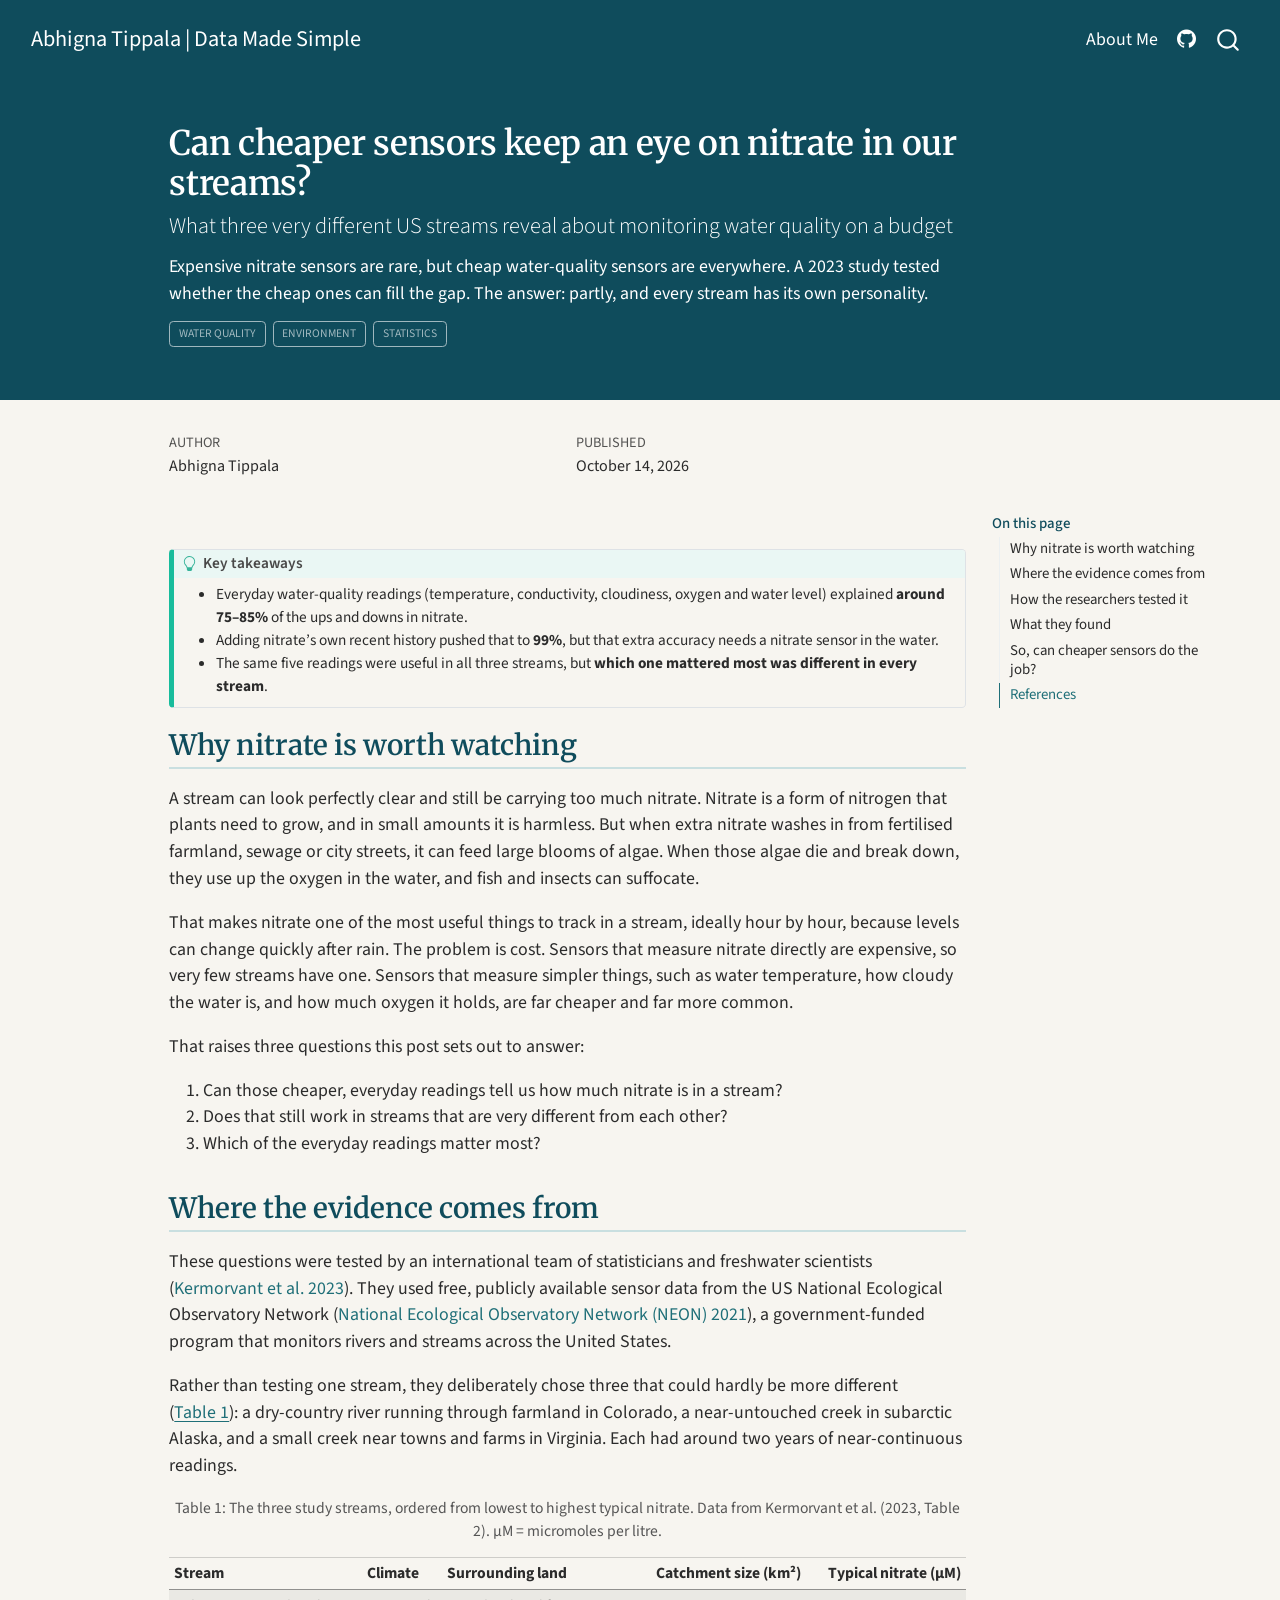
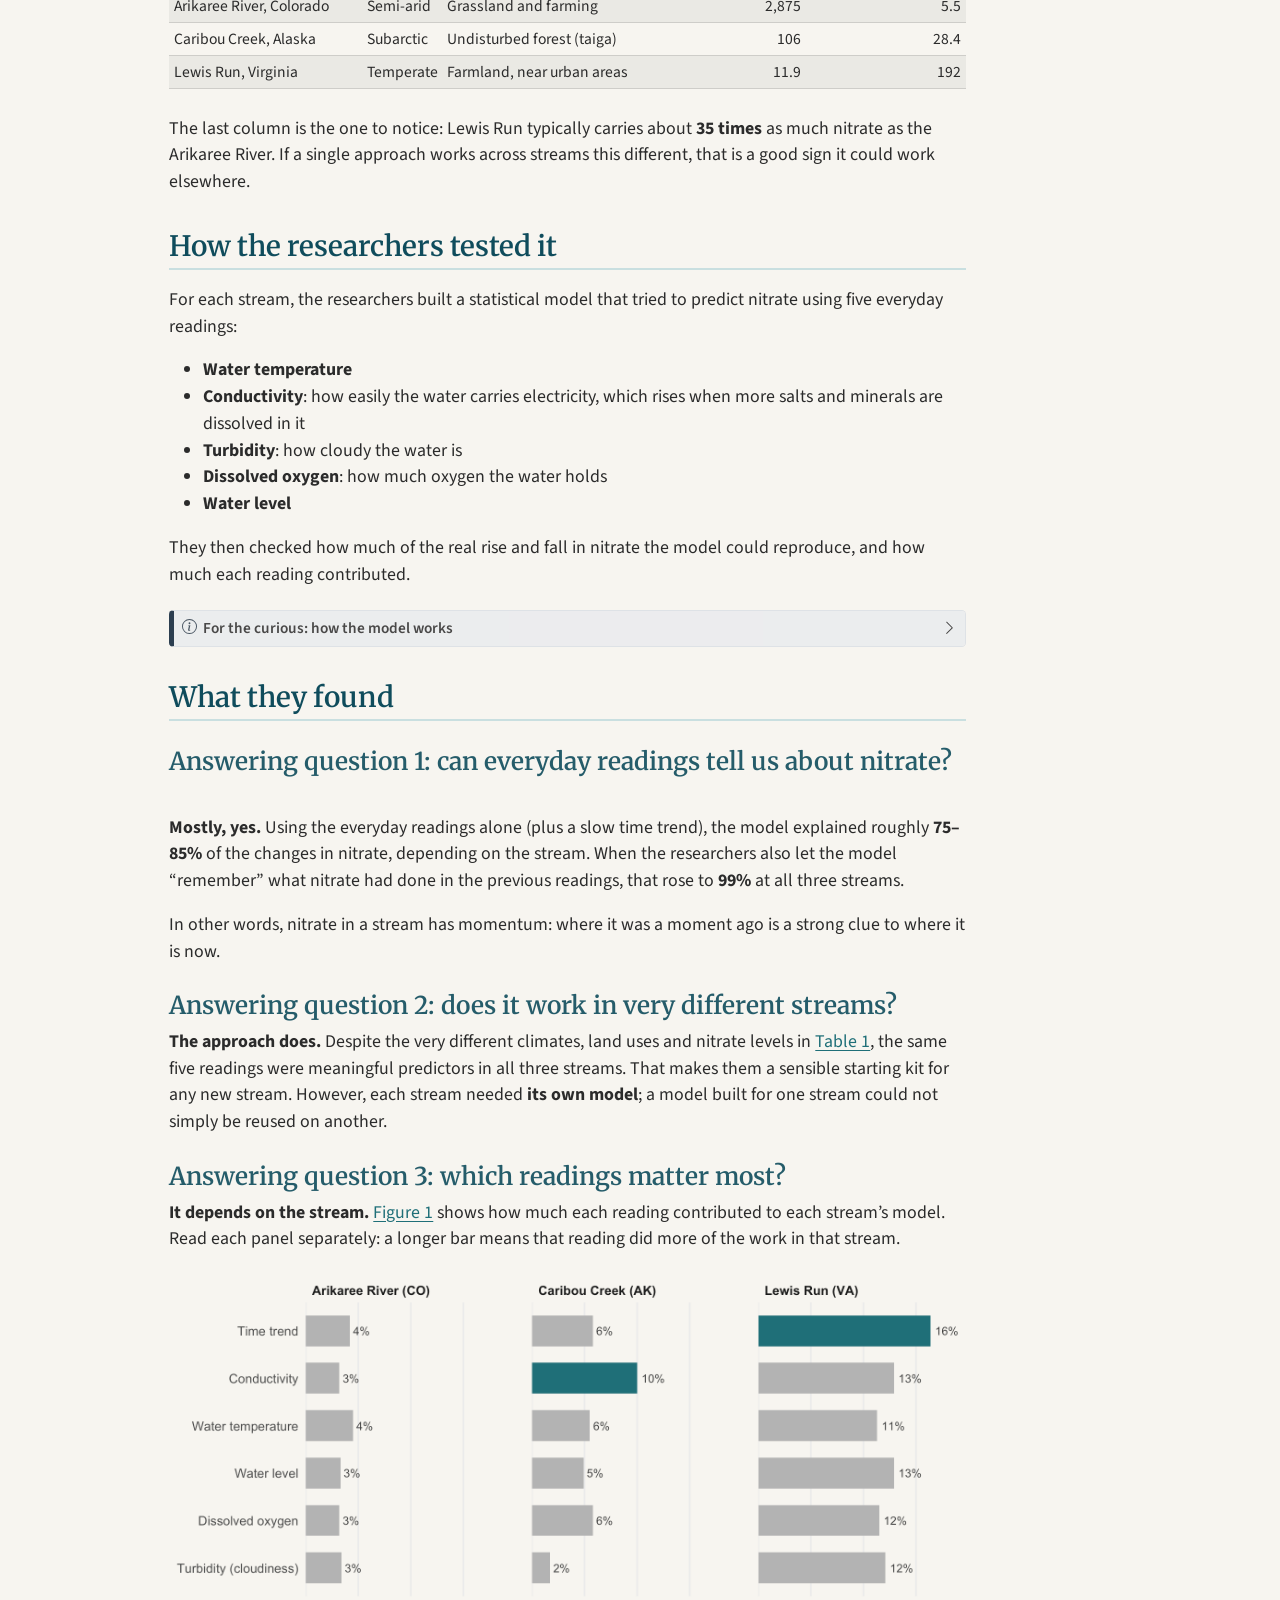
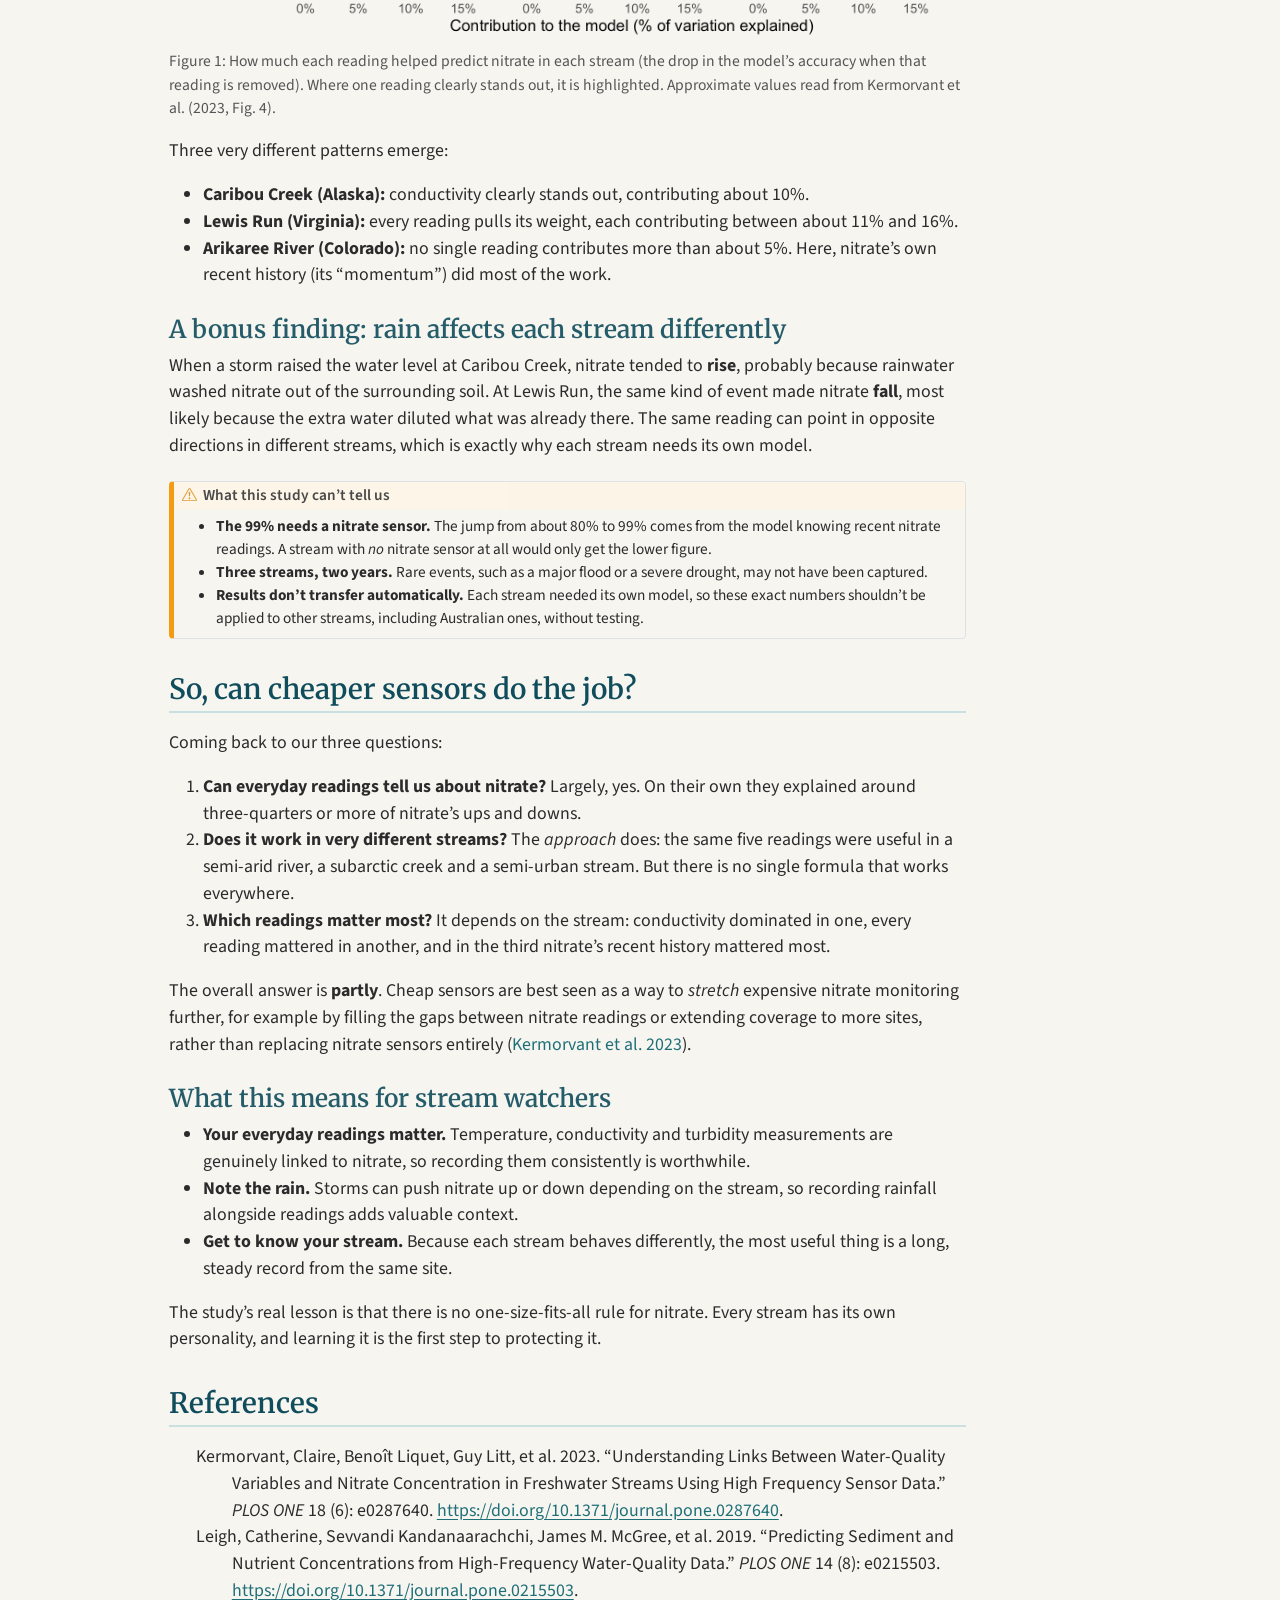
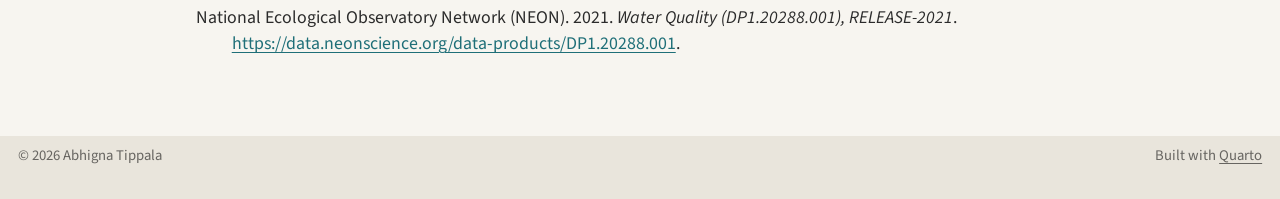
<file: docs/posts/nitrate-sensors/index.html>
<!DOCTYPE html>
<html xmlns="http://www.w3.org/1999/xhtml" lang="en" xml:lang="en"><head>

<meta charset="utf-8">
<meta name="generator" content="quarto-1.9.31">

<meta name="viewport" content="width=device-width, initial-scale=1.0, user-scalable=yes">

<meta name="author" content="Abhigna Tippala">
<meta name="dcterms.date" content="2026-10-14">
<meta name="description" content="Expensive nitrate sensors are rare, but cheap water-quality sensors are everywhere. A 2023 study tested whether the cheap ones can fill the gap. The answer: partly, and every stream has its own personality.">

<title>Can cheaper sensors keep an eye on nitrate in our streams? – Abhigna Tippala | Data Made Simple</title>
<style>
/* Default styles provided by pandoc.
** See https://pandoc.org/MANUAL.html#variables-for-html for config info.
*/
code{white-space: pre-wrap;}
span.smallcaps{font-variant: small-caps;}
div.columns{display: flex; gap: min(4vw, 1.5em);}
div.column{flex: auto; overflow-x: auto;}
div.hanging-indent{margin-left: 1.5em; text-indent: -1.5em;}
ul.task-list{list-style: none;}
ul.task-list li input[type="checkbox"] {
  width: 0.8em;
  margin: 0 0.8em 0.2em -1em; /* quarto-specific, see https://github.com/quarto-dev/quarto-cli/issues/4556 */ 
  vertical-align: middle;
}
/* CSS for citations */
div.csl-bib-body { }
div.csl-entry {
  clear: both;
}
.hanging-indent div.csl-entry {
  margin-left:2em;
  text-indent:-2em;
}
div.csl-left-margin {
  min-width:2em;
  float:left;
}
div.csl-right-inline {
  margin-left:2em;
  padding-left:1em;
}
div.csl-indent {
  margin-left: 2em;
}</style>


<script src="../../site_libs/quarto-nav/quarto-nav.js"></script>
<script src="../../site_libs/quarto-nav/headroom.min.js"></script>
<script src="../../site_libs/clipboard/clipboard.min.js"></script>
<script src="../../site_libs/quarto-search/autocomplete.umd.js"></script>
<script src="../../site_libs/quarto-search/fuse.min.js"></script>
<script src="../../site_libs/quarto-search/quarto-search.js"></script>
<meta name="quarto:offset" content="../../">
<script src="../../site_libs/quarto-html/quarto.js" type="module"></script>
<script src="../../site_libs/quarto-html/tabsets/tabsets.js" type="module"></script>
<script src="../../site_libs/quarto-html/popper.min.js"></script>
<script src="../../site_libs/quarto-html/tippy.umd.min.js"></script>
<script src="../../site_libs/quarto-html/anchor.min.js"></script>
<link href="../../site_libs/quarto-html/tippy.css" rel="stylesheet">
<link href="../../site_libs/quarto-html/quarto-syntax-highlighting-7c69b197886ae2a34062761d21e44731.css" rel="stylesheet" id="quarto-text-highlighting-styles">
<script src="../../site_libs/bootstrap/bootstrap.min.js"></script>
<link href="../../site_libs/bootstrap/bootstrap-icons.css" rel="stylesheet">
<link href="../../site_libs/bootstrap/bootstrap-558ea3c86412d04d79bf7d3aba6b1133.min.css" rel="stylesheet" append-hash="true" id="quarto-bootstrap" data-mode="light">
<script id="quarto-search-options" type="application/json">{
  "location": "navbar",
  "copy-button": false,
  "collapse-after": 3,
  "panel-placement": "end",
  "type": "overlay",
  "limit": 50,
  "keyboard-shortcut": [
    "f",
    "/",
    "s"
  ],
  "show-item-context": false,
  "language": {
    "search-no-results-text": "No results",
    "search-matching-documents-text": "matching documents",
    "search-copy-link-title": "Copy link to search",
    "search-hide-matches-text": "Hide additional matches",
    "search-more-match-text": "more match in this document",
    "search-more-matches-text": "more matches in this document",
    "search-clear-button-title": "Clear",
    "search-text-placeholder": "",
    "search-detached-cancel-button-title": "Cancel",
    "search-submit-button-title": "Submit",
    "search-label": "Search"
  }
}</script>


</head>

<body class="nav-fixed quarto-light">

<div id="quarto-search-results"></div>
  <header id="quarto-header" class="headroom fixed-top quarto-banner">
    <nav class="navbar navbar-expand-lg " data-bs-theme="dark">
      <div class="navbar-container container-fluid">
      <div class="navbar-brand-container mx-auto">
    <a class="navbar-brand" href="../../index.html">
    <span class="navbar-title">Abhigna Tippala | Data Made Simple</span>
    </a>
  </div>
            <div id="quarto-search" class="" title="Search"></div>
          <button class="navbar-toggler" type="button" data-bs-toggle="collapse" data-bs-target="#navbarCollapse" aria-controls="navbarCollapse" role="menu" aria-expanded="false" aria-label="Toggle navigation" onclick="if (window.quartoToggleHeadroom) { window.quartoToggleHeadroom(); }">
  <span class="navbar-toggler-icon"></span>
</button>
          <div class="collapse navbar-collapse" id="navbarCollapse">
            <ul class="navbar-nav navbar-nav-scroll ms-auto">
  <li class="nav-item">
    <a class="nav-link" href="../../about.html"> 
<span class="menu-text">About Me</span></a>
  </li>  
  <li class="nav-item compact">
    <a class="nav-link" href="https://github.com/AbhignaTippala"> <i class="bi bi-github" role="img" aria-label="GitHub profile">
</i> 
<span class="menu-text"></span></a>
  </li>  
</ul>
          </div> <!-- /navcollapse -->
            <div class="quarto-navbar-tools">
</div>
      </div> <!-- /container-fluid -->
    </nav>
</header>
<!-- content -->
<header id="title-block-header" class="quarto-title-block default page-columns page-full">
  <div class="quarto-title-banner page-columns page-full">
    <div class="quarto-title column-body">
      <h1 class="title">Can cheaper sensors keep an eye on nitrate in our streams?</h1>
            <p class="subtitle lead">What three very different US streams reveal about monitoring water quality on a budget</p>
                  <div>
        <div class="description">
          Expensive nitrate sensors are rare, but cheap water-quality sensors are everywhere. A 2023 study tested whether the cheap ones can fill the gap. The answer: partly, and every stream has its own personality.
        </div>
      </div>
                          <div class="quarto-categories">
                <div class="quarto-category">water quality</div>
                <div class="quarto-category">environment</div>
                <div class="quarto-category">statistics</div>
              </div>
                  </div>
  </div>
    
  
  <div class="quarto-title-meta">

      <div>
      <div class="quarto-title-meta-heading">Author</div>
      <div class="quarto-title-meta-contents">
               <p>Abhigna Tippala </p>
            </div>
    </div>
      
      <div>
      <div class="quarto-title-meta-heading">Published</div>
      <div class="quarto-title-meta-contents">
        <p class="date">October 14, 2026</p>
      </div>
    </div>
    
      
    </div>
    
  
  </header><div id="quarto-content" class="quarto-container page-columns page-rows-contents page-layout-article page-navbar">
<!-- sidebar -->
<!-- margin-sidebar -->
    <div id="quarto-margin-sidebar" class="sidebar margin-sidebar">
        <nav id="TOC" role="doc-toc" class="toc-active">
    <h2 id="toc-title">On this page</h2>
   
  <ul>
  <li><a href="#why-nitrate-is-worth-watching" id="toc-why-nitrate-is-worth-watching" class="nav-link active" data-scroll-target="#why-nitrate-is-worth-watching">Why nitrate is worth watching</a></li>
  <li><a href="#where-the-evidence-comes-from" id="toc-where-the-evidence-comes-from" class="nav-link" data-scroll-target="#where-the-evidence-comes-from">Where the evidence comes from</a></li>
  <li><a href="#how-the-researchers-tested-it" id="toc-how-the-researchers-tested-it" class="nav-link" data-scroll-target="#how-the-researchers-tested-it">How the researchers tested it</a></li>
  <li><a href="#what-they-found" id="toc-what-they-found" class="nav-link" data-scroll-target="#what-they-found">What they found</a>
  <ul class="collapse">
  <li><a href="#answering-question-1-can-everyday-readings-tell-us-about-nitrate" id="toc-answering-question-1-can-everyday-readings-tell-us-about-nitrate" class="nav-link" data-scroll-target="#answering-question-1-can-everyday-readings-tell-us-about-nitrate">Answering question 1: can everyday readings tell us about nitrate?</a></li>
  <li><a href="#answering-question-2-does-it-work-in-very-different-streams" id="toc-answering-question-2-does-it-work-in-very-different-streams" class="nav-link" data-scroll-target="#answering-question-2-does-it-work-in-very-different-streams">Answering question 2: does it work in very different streams?</a></li>
  <li><a href="#answering-question-3-which-readings-matter-most" id="toc-answering-question-3-which-readings-matter-most" class="nav-link" data-scroll-target="#answering-question-3-which-readings-matter-most">Answering question 3: which readings matter most?</a></li>
  <li><a href="#a-bonus-finding-rain-affects-each-stream-differently" id="toc-a-bonus-finding-rain-affects-each-stream-differently" class="nav-link" data-scroll-target="#a-bonus-finding-rain-affects-each-stream-differently">A bonus finding: rain affects each stream differently</a></li>
  </ul></li>
  <li><a href="#so-can-cheaper-sensors-do-the-job" id="toc-so-can-cheaper-sensors-do-the-job" class="nav-link" data-scroll-target="#so-can-cheaper-sensors-do-the-job">So, can cheaper sensors do the job?</a>
  <ul class="collapse">
  <li><a href="#what-this-means-for-stream-watchers" id="toc-what-this-means-for-stream-watchers" class="nav-link" data-scroll-target="#what-this-means-for-stream-watchers">What this means for stream watchers</a></li>
  </ul></li>
  <li><a href="#references" id="toc-references" class="nav-link" data-scroll-target="#references">References</a></li>
  </ul>
</nav>
    </div>
<!-- main -->
<main class="content quarto-banner-title-block" id="quarto-document-content">





<div class="callout callout-style-default callout-tip callout-titled">
<div class="callout-header d-flex align-content-center">
<div class="callout-icon-container">
<i class="callout-icon"></i>
</div>
<div class="callout-title-container flex-fill">
<span class="screen-reader-only">Tip</span>Key takeaways
</div>
</div>
<div class="callout-body-container callout-body">
<ul>
<li>Everyday water-quality readings (temperature, conductivity, cloudiness, oxygen and water level) explained <strong>around 75–85%</strong> of the ups and downs in nitrate.</li>
<li>Adding nitrate’s own recent history pushed that to <strong>99%</strong>, but that extra accuracy needs a nitrate sensor in the water.</li>
<li>The same five readings were useful in all three streams, but <strong>which one mattered most was different in every stream</strong>.</li>
</ul>
</div>
</div>
<section id="why-nitrate-is-worth-watching" class="level2">
<h2 class="anchored" data-anchor-id="why-nitrate-is-worth-watching">Why nitrate is worth watching</h2>
<p>A stream can look perfectly clear and still be carrying too much nitrate. Nitrate is a form of nitrogen that plants need to grow, and in small amounts it is harmless. But when extra nitrate washes in from fertilised farmland, sewage or city streets, it can feed large blooms of algae. When those algae die and break down, they use up the oxygen in the water, and fish and insects can suffocate.</p>
<p>That makes nitrate one of the most useful things to track in a stream, ideally hour by hour, because levels can change quickly after rain. The problem is cost. Sensors that measure nitrate directly are expensive, so very few streams have one. Sensors that measure simpler things, such as water temperature, how cloudy the water is, and how much oxygen it holds, are far cheaper and far more common.</p>
<p>That raises three questions this post sets out to answer:</p>
<ol type="1">
<li>Can those cheaper, everyday readings tell us how much nitrate is in a stream?</li>
<li>Does that still work in streams that are very different from each other?</li>
<li>Which of the everyday readings matter most?</li>
</ol>
</section>
<section id="where-the-evidence-comes-from" class="level2">
<h2 class="anchored" data-anchor-id="where-the-evidence-comes-from">Where the evidence comes from</h2>
<p>These questions were tested by an international team of statisticians and freshwater scientists <span class="citation" data-cites="kermorvant2023">(<a href="#ref-kermorvant2023" role="doc-biblioref">Kermorvant et al. 2023</a>)</span>. They used free, publicly available sensor data from the US National Ecological Observatory Network <span class="citation" data-cites="neon2021">(<a href="#ref-neon2021" role="doc-biblioref">National Ecological Observatory Network (NEON) 2021</a>)</span>, a government-funded program that monitors rivers and streams across the United States.</p>
<p>Rather than testing one stream, they deliberately chose three that could hardly be more different (<a href="#tbl-sites" class="quarto-xref">Table&nbsp;1</a>): a dry-country river running through farmland in Colorado, a near-untouched creek in subarctic Alaska, and a small creek near towns and farms in Virginia. Each had around two years of near-continuous readings.</p>
<div class="cell">
<div id="tbl-sites" class="cell quarto-float quarto-figure quarto-figure-center anchored">
<figure class="quarto-float quarto-float-tbl figure">
<figcaption class="quarto-float-caption-top quarto-float-caption quarto-float-tbl" id="tbl-sites-caption-0ceaefa1-69ba-4598-a22c-09a6ac19f8ca">
Table&nbsp;1: The three study streams, ordered from lowest to highest typical nitrate. Data from Kermorvant et al.&nbsp;(2023, Table 2). µM = micromoles per litre.
</figcaption>
<div aria-describedby="tbl-sites-caption-0ceaefa1-69ba-4598-a22c-09a6ac19f8ca">
<div class="cell-output-display">
<table class="cell caption-top table table-sm table-striped small">
<colgroup>
<col style="width: 24%">
<col style="width: 9%">
<col style="width: 25%">
<col style="width: 20%">
<col style="width: 20%">
</colgroup>
<thead>
<tr class="header">
<th style="text-align: left;">Stream</th>
<th style="text-align: left;">Climate</th>
<th style="text-align: left;">Surrounding land</th>
<th style="text-align: right;">Catchment size (km²)</th>
<th style="text-align: right;">Typical nitrate (µM)</th>
</tr>
</thead>
<tbody>
<tr class="odd">
<td style="text-align: left;">Arikaree River, Colorado</td>
<td style="text-align: left;">Semi-arid</td>
<td style="text-align: left;">Grassland and farming</td>
<td style="text-align: right;">2,875</td>
<td style="text-align: right;">5.5</td>
</tr>
<tr class="even">
<td style="text-align: left;">Caribou Creek, Alaska</td>
<td style="text-align: left;">Subarctic</td>
<td style="text-align: left;">Undisturbed forest (taiga)</td>
<td style="text-align: right;">106</td>
<td style="text-align: right;">28.4</td>
</tr>
<tr class="odd">
<td style="text-align: left;">Lewis Run, Virginia</td>
<td style="text-align: left;">Temperate</td>
<td style="text-align: left;">Farmland, near urban areas</td>
<td style="text-align: right;">11.9</td>
<td style="text-align: right;">192</td>
</tr>
</tbody>
</table>
</div>
</div>
</figure>
</div>
</div>
<p>The last column is the one to notice: Lewis Run typically carries about <strong>35 times</strong> as much nitrate as the Arikaree River. If a single approach works across streams this different, that is a good sign it could work elsewhere.</p>
</section>
<section id="how-the-researchers-tested-it" class="level2">
<h2 class="anchored" data-anchor-id="how-the-researchers-tested-it">How the researchers tested it</h2>
<p>For each stream, the researchers built a statistical model that tried to predict nitrate using five everyday readings:</p>
<ul>
<li><strong>Water temperature</strong></li>
<li><strong>Conductivity</strong>: how easily the water carries electricity, which rises when more salts and minerals are dissolved in it</li>
<li><strong>Turbidity</strong>: how cloudy the water is</li>
<li><strong>Dissolved oxygen</strong>: how much oxygen the water holds</li>
<li><strong>Water level</strong></li>
</ul>
<p>They then checked how much of the real rise and fall in nitrate the model could reproduce, and how much each reading contributed.</p>
<div class="callout callout-style-default callout-note callout-titled">
<div class="callout-header d-flex align-content-center collapsed" data-bs-toggle="collapse" data-bs-target=".callout-2-contents" aria-controls="callout-2" aria-expanded="false" aria-label="Toggle callout">
<div class="callout-icon-container">
<i class="callout-icon"></i>
</div>
<div class="callout-title-container flex-fill">
<span class="screen-reader-only">Note</span>For the curious: how the model works
</div>
<div class="callout-btn-toggle d-inline-block border-0 py-1 ps-1 pe-0 float-end"><i class="callout-toggle"></i></div>
</div>
<div id="callout-2" class="callout-2-contents callout-collapse collapse">
<div class="callout-body-container callout-body">
<p><strong>The model.</strong> The researchers used a <em>generalised additive model</em> (GAM). Unlike a straight line of best fit, a GAM lets each relationship bend; for example, nitrate might rise with temperature up to a point and then level off. Earlier studies either assumed straight-line relationships or used “black box” machine-learning methods that predict well but are hard to explain <span class="citation" data-cites="leigh2019">(<a href="#ref-leigh2019" role="doc-biblioref">Leigh et al. 2019</a>)</span>. A GAM sits in between: flexible, but still interpretable.</p>
<p><strong>Adding memory.</strong> They then added a time-series component (ARIMA), which accounts for the fact that each nitrate reading is closely related to the readings just before it. The combined model is called a GAMM.</p>
<p><strong>Jargon buster.</strong></p>
<ul>
<li><em>Variation explained</em>: how much of the real rise and fall in nitrate the model reproduces. 99% means the model’s predictions track the real readings almost exactly.</li>
<li><em>Contribution</em>: how much worse the model gets when one reading is removed. The bigger the drop, the more that reading matters.</li>
</ul>
</div>
</div>
</div>
</section>
<section id="what-they-found" class="level2">
<h2 class="anchored" data-anchor-id="what-they-found">What they found</h2>
<section id="answering-question-1-can-everyday-readings-tell-us-about-nitrate" class="level3">
<h3 class="anchored" data-anchor-id="answering-question-1-can-everyday-readings-tell-us-about-nitrate">Answering question 1: can everyday readings tell us about nitrate?</h3>
<p><strong>Mostly, yes.</strong> Using the everyday readings alone (plus a slow time trend), the model explained roughly <strong>75–85%</strong> of the changes in nitrate, depending on the stream. When the researchers also let the model “remember” what nitrate had done in the previous readings, that rose to <strong>99%</strong> at all three streams.</p>
<p>In other words, nitrate in a stream has momentum: where it was a moment ago is a strong clue to where it is now.</p>
</section>
<section id="answering-question-2-does-it-work-in-very-different-streams" class="level3">
<h3 class="anchored" data-anchor-id="answering-question-2-does-it-work-in-very-different-streams">Answering question 2: does it work in very different streams?</h3>
<p><strong>The approach does.</strong> Despite the very different climates, land uses and nitrate levels in <a href="#tbl-sites" class="quarto-xref">Table&nbsp;1</a>, the same five readings were meaningful predictors in all three streams. That makes them a sensible starting kit for any new stream. However, each stream needed <strong>its own model</strong>; a model built for one stream could not simply be reused on another.</p>
</section>
<section id="answering-question-3-which-readings-matter-most" class="level3">
<h3 class="anchored" data-anchor-id="answering-question-3-which-readings-matter-most">Answering question 3: which readings matter most?</h3>
<p><strong>It depends on the stream.</strong> <a href="#fig-importance" class="quarto-xref">Figure&nbsp;1</a> shows how much each reading contributed to each stream’s model. Read each panel separately: a longer bar means that reading did more of the work in that stream.</p>
<div class="cell">
<div class="cell-output-display">
<div id="fig-importance" class="quarto-float quarto-figure quarto-figure-center anchored" alt="Three side-by-side bar charts, one per stream. At Arikaree River every reading contributes about 3 to 5 percent and none stands out. At Caribou Creek conductivity stands out at about 10 percent. At Lewis Run every reading contributes between about 11 and 16 percent, with the time trend largest.">
<figure class="quarto-float quarto-float-fig figure">
<div aria-describedby="fig-importance-caption-0ceaefa1-69ba-4598-a22c-09a6ac19f8ca">
<img src="index_files/figure-html/fig-importance-1.png" class="img-fluid figure-img" alt="Three side-by-side bar charts, one per stream. At Arikaree River every reading contributes about 3 to 5 percent and none stands out. At Caribou Creek conductivity stands out at about 10 percent. At Lewis Run every reading contributes between about 11 and 16 percent, with the time trend largest." width="864">
</div>
<figcaption class="quarto-float-caption-bottom quarto-float-caption quarto-float-fig" id="fig-importance-caption-0ceaefa1-69ba-4598-a22c-09a6ac19f8ca">
Figure&nbsp;1: How much each reading helped predict nitrate in each stream (the drop in the model’s accuracy when that reading is removed). Where one reading clearly stands out, it is highlighted. Approximate values read from Kermorvant et al.&nbsp;(2023, Fig. 4).
</figcaption>
</figure>
</div>
</div>
</div>
<p>Three very different patterns emerge:</p>
<ul>
<li><strong>Caribou Creek (Alaska):</strong> conductivity clearly stands out, contributing about 10%.</li>
<li><strong>Lewis Run (Virginia):</strong> every reading pulls its weight, each contributing between about 11% and 16%.</li>
<li><strong>Arikaree River (Colorado):</strong> no single reading contributes more than about 5%. Here, nitrate’s own recent history (its “momentum”) did most of the work.</li>
</ul>
</section>
<section id="a-bonus-finding-rain-affects-each-stream-differently" class="level3">
<h3 class="anchored" data-anchor-id="a-bonus-finding-rain-affects-each-stream-differently">A bonus finding: rain affects each stream differently</h3>
<p>When a storm raised the water level at Caribou Creek, nitrate tended to <strong>rise</strong>, probably because rainwater washed nitrate out of the surrounding soil. At Lewis Run, the same kind of event made nitrate <strong>fall</strong>, most likely because the extra water diluted what was already there. The same reading can point in opposite directions in different streams, which is exactly why each stream needs its own model.</p>
<div class="callout callout-style-default callout-warning callout-titled">
<div class="callout-header d-flex align-content-center">
<div class="callout-icon-container">
<i class="callout-icon"></i>
</div>
<div class="callout-title-container flex-fill">
<span class="screen-reader-only">Warning</span>What this study can’t tell us
</div>
</div>
<div class="callout-body-container callout-body">
<ul>
<li><strong>The 99% needs a nitrate sensor.</strong> The jump from about 80% to 99% comes from the model knowing recent nitrate readings. A stream with <em>no</em> nitrate sensor at all would only get the lower figure.</li>
<li><strong>Three streams, two years.</strong> Rare events, such as a major flood or a severe drought, may not have been captured.</li>
<li><strong>Results don’t transfer automatically.</strong> Each stream needed its own model, so these exact numbers shouldn’t be applied to other streams, including Australian ones, without testing.</li>
</ul>
</div>
</div>
</section>
</section>
<section id="so-can-cheaper-sensors-do-the-job" class="level2">
<h2 class="anchored" data-anchor-id="so-can-cheaper-sensors-do-the-job">So, can cheaper sensors do the job?</h2>
<p>Coming back to our three questions:</p>
<ol type="1">
<li><strong>Can everyday readings tell us about nitrate?</strong> Largely, yes. On their own they explained around three-quarters or more of nitrate’s ups and downs.</li>
<li><strong>Does it work in very different streams?</strong> The <em>approach</em> does: the same five readings were useful in a semi-arid river, a subarctic creek and a semi-urban stream. But there is no single formula that works everywhere.</li>
<li><strong>Which readings matter most?</strong> It depends on the stream: conductivity dominated in one, every reading mattered in another, and in the third nitrate’s recent history mattered most.</li>
</ol>
<p>The overall answer is <strong>partly</strong>. Cheap sensors are best seen as a way to <em>stretch</em> expensive nitrate monitoring further, for example by filling the gaps between nitrate readings or extending coverage to more sites, rather than replacing nitrate sensors entirely <span class="citation" data-cites="kermorvant2023">(<a href="#ref-kermorvant2023" role="doc-biblioref">Kermorvant et al. 2023</a>)</span>.</p>
<section id="what-this-means-for-stream-watchers" class="level3">
<h3 class="anchored" data-anchor-id="what-this-means-for-stream-watchers">What this means for stream watchers</h3>
<ul>
<li><strong>Your everyday readings matter.</strong> Temperature, conductivity and turbidity measurements are genuinely linked to nitrate, so recording them consistently is worthwhile.</li>
<li><strong>Note the rain.</strong> Storms can push nitrate up or down depending on the stream, so recording rainfall alongside readings adds valuable context.</li>
<li><strong>Get to know your stream.</strong> Because each stream behaves differently, the most useful thing is a long, steady record from the same site.</li>
</ul>
<p>The study’s real lesson is that there is no one-size-fits-all rule for nitrate. Every stream has its own personality, and learning it is the first step to protecting it.</p>
</section>
</section>
<section id="references" class="level2">
<h2 class="anchored" data-anchor-id="references">References</h2>
<div id="refs" class="references csl-bib-body hanging-indent" role="list">
<div id="ref-kermorvant2023" class="csl-entry" role="listitem">
Kermorvant, Claire, Benoît Liquet, Guy Litt, et al. 2023. <span>“Understanding Links Between Water-Quality Variables and Nitrate Concentration in Freshwater Streams Using High Frequency Sensor Data.”</span> <em>PLOS ONE</em> 18 (6): e0287640. <a href="https://doi.org/10.1371/journal.pone.0287640">https://doi.org/10.1371/journal.pone.0287640</a>.
</div>
<div id="ref-leigh2019" class="csl-entry" role="listitem">
Leigh, Catherine, Sevvandi Kandanaarachchi, James M. McGree, et al. 2019. <span>“Predicting Sediment and Nutrient Concentrations from High-Frequency Water-Quality Data.”</span> <em>PLOS ONE</em> 14 (8): e0215503. <a href="https://doi.org/10.1371/journal.pone.0215503">https://doi.org/10.1371/journal.pone.0215503</a>.
</div>
<div id="ref-neon2021" class="csl-entry" role="listitem">
National Ecological Observatory Network (NEON). 2021. <em>Water Quality (<span>DP1.20288.001</span>), <span>RELEASE-2021</span></em>. <a href="https://data.neonscience.org/data-products/DP1.20288.001">https://data.neonscience.org/data-products/DP1.20288.001</a>.
</div>
</div>


</section>

</main> <!-- /main -->
<script id="quarto-html-after-body" type="application/javascript">
  window.document.addEventListener("DOMContentLoaded", function (event) {
    const icon = "";
    const anchorJS = new window.AnchorJS();
    anchorJS.options = {
      placement: 'right',
      icon: icon
    };
    anchorJS.add('.anchored');
    const isCodeAnnotation = (el) => {
      for (const clz of el.classList) {
        if (clz.startsWith('code-annotation-')) {                     
          return true;
        }
      }
      return false;
    }
    const onCopySuccess = function(e) {
      // button target
      const button = e.trigger;
      // don't keep focus
      button.blur();
      // flash "checked"
      button.classList.add('code-copy-button-checked');
      var currentTitle = button.getAttribute("title");
      button.setAttribute("title", "Copied!");
      let tooltip;
      if (window.bootstrap) {
        button.setAttribute("data-bs-toggle", "tooltip");
        button.setAttribute("data-bs-placement", "left");
        button.setAttribute("data-bs-title", "Copied!");
        tooltip = new bootstrap.Tooltip(button, 
          { trigger: "manual", 
            customClass: "code-copy-button-tooltip",
            offset: [0, -8]});
        tooltip.show();    
      }
      setTimeout(function() {
        if (tooltip) {
          tooltip.hide();
          button.removeAttribute("data-bs-title");
          button.removeAttribute("data-bs-toggle");
          button.removeAttribute("data-bs-placement");
        }
        button.setAttribute("title", currentTitle);
        button.classList.remove('code-copy-button-checked');
      }, 1000);
      // clear code selection
      e.clearSelection();
    }
    const getTextToCopy = function(trigger) {
      const outerScaffold = trigger.parentElement.cloneNode(true);
      const codeEl = outerScaffold.querySelector('code');
      for (const childEl of codeEl.children) {
        if (isCodeAnnotation(childEl)) {
          childEl.remove();
        }
      }
      return codeEl.innerText;
    }
    const clipboard = new window.ClipboardJS('.code-copy-button:not([data-in-quarto-modal])', {
      text: getTextToCopy
    });
    clipboard.on('success', onCopySuccess);
    if (window.document.getElementById('quarto-embedded-source-code-modal')) {
      const clipboardModal = new window.ClipboardJS('.code-copy-button[data-in-quarto-modal]', {
        text: getTextToCopy,
        container: window.document.getElementById('quarto-embedded-source-code-modal')
      });
      clipboardModal.on('success', onCopySuccess);
    }
      var localhostRegex = new RegExp(/^(?:http|https):\/\/localhost\:?[0-9]*\//);
      var mailtoRegex = new RegExp(/^mailto:/);
        var filterRegex = new RegExp('/' + window.location.host + '/');
      var isInternal = (href) => {
          return filterRegex.test(href) || localhostRegex.test(href) || mailtoRegex.test(href);
      }
      // Inspect non-navigation links and adorn them if external
     var links = window.document.querySelectorAll('a[href]:not(.nav-link):not(.navbar-brand):not(.toc-action):not(.sidebar-link):not(.sidebar-item-toggle):not(.pagination-link):not(.no-external):not([aria-hidden]):not(.dropdown-item):not(.quarto-navigation-tool):not(.about-link)');
      for (var i=0; i<links.length; i++) {
        const link = links[i];
        if (!isInternal(link.href)) {
          // undo the damage that might have been done by quarto-nav.js in the case of
          // links that we want to consider external
          if (link.dataset.originalHref !== undefined) {
            link.href = link.dataset.originalHref;
          }
        }
      }
    function tippyHover(el, contentFn, onTriggerFn, onUntriggerFn) {
      const config = {
        allowHTML: true,
        maxWidth: 500,
        delay: 100,
        arrow: false,
        appendTo: function(el) {
            return el.parentElement;
        },
        interactive: true,
        interactiveBorder: 10,
        theme: 'quarto',
        placement: 'bottom-start',
      };
      if (contentFn) {
        config.content = contentFn;
      }
      if (onTriggerFn) {
        config.onTrigger = onTriggerFn;
      }
      if (onUntriggerFn) {
        config.onUntrigger = onUntriggerFn;
      }
      window.tippy(el, config); 
    }
    const noterefs = window.document.querySelectorAll('a[role="doc-noteref"]');
    for (var i=0; i<noterefs.length; i++) {
      const ref = noterefs[i];
      tippyHover(ref, function() {
        // use id or data attribute instead here
        let href = ref.getAttribute('data-footnote-href') || ref.getAttribute('href');
        try { href = new URL(href).hash; } catch {}
        const id = href.replace(/^#\/?/, "");
        const note = window.document.getElementById(id);
        if (note) {
          return note.innerHTML;
        } else {
          return "";
        }
      });
    }
    const xrefs = window.document.querySelectorAll('a.quarto-xref');
    const processXRef = (id, note) => {
      // Strip column container classes
      const stripColumnClz = (el) => {
        el.classList.remove("page-full", "page-columns");
        if (el.children) {
          for (const child of el.children) {
            stripColumnClz(child);
          }
        }
      }
      stripColumnClz(note)
      if (id === null || id.startsWith('sec-')) {
        // Special case sections, only their first couple elements
        const container = document.createElement("div");
        if (note.children && note.children.length > 2) {
          container.appendChild(note.children[0].cloneNode(true));
          for (let i = 1; i < note.children.length; i++) {
            const child = note.children[i];
            if (child.tagName === "P" && child.innerText === "") {
              continue;
            } else {
              container.appendChild(child.cloneNode(true));
              break;
            }
          }
          if (window.Quarto?.typesetMath) {
            window.Quarto.typesetMath(container);
          }
          return container.innerHTML
        } else {
          if (window.Quarto?.typesetMath) {
            window.Quarto.typesetMath(note);
          }
          return note.innerHTML;
        }
      } else {
        // Remove any anchor links if they are present
        const anchorLink = note.querySelector('a.anchorjs-link');
        if (anchorLink) {
          anchorLink.remove();
        }
        if (window.Quarto?.typesetMath) {
          window.Quarto.typesetMath(note);
        }
        if (note.classList.contains("callout")) {
          return note.outerHTML;
        } else {
          return note.innerHTML;
        }
      }
    }
    for (var i=0; i<xrefs.length; i++) {
      const xref = xrefs[i];
      tippyHover(xref, undefined, function(instance) {
        instance.disable();
        let url = xref.getAttribute('href');
        let hash = undefined; 
        if (url.startsWith('#')) {
          hash = url;
        } else {
          try { hash = new URL(url).hash; } catch {}
        }
        if (hash) {
          const id = hash.replace(/^#\/?/, "");
          const note = window.document.getElementById(id);
          if (note !== null) {
            try {
              const html = processXRef(id, note.cloneNode(true));
              instance.setContent(html);
            } finally {
              instance.enable();
              instance.show();
            }
          } else {
            // See if we can fetch this
            fetch(url.split('#')[0])
            .then(res => res.text())
            .then(html => {
              const parser = new DOMParser();
              const htmlDoc = parser.parseFromString(html, "text/html");
              const note = htmlDoc.getElementById(id);
              if (note !== null) {
                const html = processXRef(id, note);
                instance.setContent(html);
              } 
            }).finally(() => {
              instance.enable();
              instance.show();
            });
          }
        } else {
          // See if we can fetch a full url (with no hash to target)
          // This is a special case and we should probably do some content thinning / targeting
          fetch(url)
          .then(res => res.text())
          .then(html => {
            const parser = new DOMParser();
            const htmlDoc = parser.parseFromString(html, "text/html");
            const note = htmlDoc.querySelector('main.content');
            if (note !== null) {
              // This should only happen for chapter cross references
              // (since there is no id in the URL)
              // remove the first header
              if (note.children.length > 0 && note.children[0].tagName === "HEADER") {
                note.children[0].remove();
              }
              const html = processXRef(null, note);
              instance.setContent(html);
            } 
          }).finally(() => {
            instance.enable();
            instance.show();
          });
        }
      }, function(instance) {
      });
    }
        let selectedAnnoteEl;
        const selectorForAnnotation = ( cell, annotation) => {
          let cellAttr = 'data-code-cell="' + cell + '"';
          let lineAttr = 'data-code-annotation="' +  annotation + '"';
          const selector = 'span[' + cellAttr + '][' + lineAttr + ']';
          return selector;
        }
        const selectCodeLines = (annoteEl) => {
          const doc = window.document;
          const targetCell = annoteEl.getAttribute("data-target-cell");
          const targetAnnotation = annoteEl.getAttribute("data-target-annotation");
          const annoteSpan = window.document.querySelector(selectorForAnnotation(targetCell, targetAnnotation));
          const lines = annoteSpan.getAttribute("data-code-lines").split(",");
          const lineIds = lines.map((line) => {
            return targetCell + "-" + line;
          })
          let top = null;
          let height = null;
          let parent = null;
          if (lineIds.length > 0) {
              //compute the position of the single el (top and bottom and make a div)
              const el = window.document.getElementById(lineIds[0]);
              top = el.offsetTop;
              height = el.offsetHeight;
              parent = el.parentElement.parentElement;
            if (lineIds.length > 1) {
              const lastEl = window.document.getElementById(lineIds[lineIds.length - 1]);
              const bottom = lastEl.offsetTop + lastEl.offsetHeight;
              height = bottom - top;
            }
            if (top !== null && height !== null && parent !== null) {
              // cook up a div (if necessary) and position it 
              let div = window.document.getElementById("code-annotation-line-highlight");
              if (div === null) {
                div = window.document.createElement("div");
                div.setAttribute("id", "code-annotation-line-highlight");
                div.style.position = 'absolute';
                parent.appendChild(div);
              }
              div.style.top = top - 2 + "px";
              div.style.height = height + 4 + "px";
              div.style.left = 0;
              let gutterDiv = window.document.getElementById("code-annotation-line-highlight-gutter");
              if (gutterDiv === null) {
                gutterDiv = window.document.createElement("div");
                gutterDiv.setAttribute("id", "code-annotation-line-highlight-gutter");
                gutterDiv.style.position = 'absolute';
                const codeCell = window.document.getElementById(targetCell);
                const gutter = codeCell.querySelector('.code-annotation-gutter');
                gutter.appendChild(gutterDiv);
              }
              gutterDiv.style.top = top - 2 + "px";
              gutterDiv.style.height = height + 4 + "px";
            }
            selectedAnnoteEl = annoteEl;
          }
        };
        const unselectCodeLines = () => {
          const elementsIds = ["code-annotation-line-highlight", "code-annotation-line-highlight-gutter"];
          elementsIds.forEach((elId) => {
            const div = window.document.getElementById(elId);
            if (div) {
              div.remove();
            }
          });
          selectedAnnoteEl = undefined;
        };
          // Handle positioning of the toggle
      window.addEventListener(
        "resize",
        throttle(() => {
          elRect = undefined;
          if (selectedAnnoteEl) {
            selectCodeLines(selectedAnnoteEl);
          }
        }, 10)
      );
      function throttle(fn, ms) {
      let throttle = false;
      let timer;
        return (...args) => {
          if(!throttle) { // first call gets through
              fn.apply(this, args);
              throttle = true;
          } else { // all the others get throttled
              if(timer) clearTimeout(timer); // cancel #2
              timer = setTimeout(() => {
                fn.apply(this, args);
                timer = throttle = false;
              }, ms);
          }
        };
      }
        // Attach click handler to the DT
        const annoteDls = window.document.querySelectorAll('dt[data-target-cell]');
        for (const annoteDlNode of annoteDls) {
          annoteDlNode.addEventListener('click', (event) => {
            const clickedEl = event.target;
            if (clickedEl !== selectedAnnoteEl) {
              unselectCodeLines();
              const activeEl = window.document.querySelector('dt[data-target-cell].code-annotation-active');
              if (activeEl) {
                activeEl.classList.remove('code-annotation-active');
              }
              selectCodeLines(clickedEl);
              clickedEl.classList.add('code-annotation-active');
            } else {
              // Unselect the line
              unselectCodeLines();
              clickedEl.classList.remove('code-annotation-active');
            }
          });
        }
    const findCites = (el) => {
      const parentEl = el.parentElement;
      if (parentEl) {
        const cites = parentEl.dataset.cites;
        if (cites) {
          return {
            el,
            cites: cites.split(' ')
          };
        } else {
          return findCites(el.parentElement)
        }
      } else {
        return undefined;
      }
    };
    var bibliorefs = window.document.querySelectorAll('a[role="doc-biblioref"]');
    for (var i=0; i<bibliorefs.length; i++) {
      const ref = bibliorefs[i];
      const citeInfo = findCites(ref);
      if (citeInfo) {
        tippyHover(citeInfo.el, function() {
          var popup = window.document.createElement('div');
          citeInfo.cites.forEach(function(cite) {
            var citeDiv = window.document.createElement('div');
            citeDiv.classList.add('hanging-indent');
            citeDiv.classList.add('csl-entry');
            var biblioDiv = window.document.getElementById('ref-' + cite);
            if (biblioDiv) {
              citeDiv.innerHTML = biblioDiv.innerHTML;
            }
            popup.appendChild(citeDiv);
          });
          return popup.innerHTML;
        });
      }
    }
  });
  </script>
</div> <!-- /content -->
<footer class="footer">
  <div class="nav-footer">
    <div class="nav-footer-left">
<p>© 2026 Abhigna Tippala</p>
</div>   
    <div class="nav-footer-center">
      &nbsp;
    </div>
    <div class="nav-footer-right">
<p>Built with <a href="https://quarto.org">Quarto</a></p>
</div>
  </div>
</footer>




</body></html>
</file>
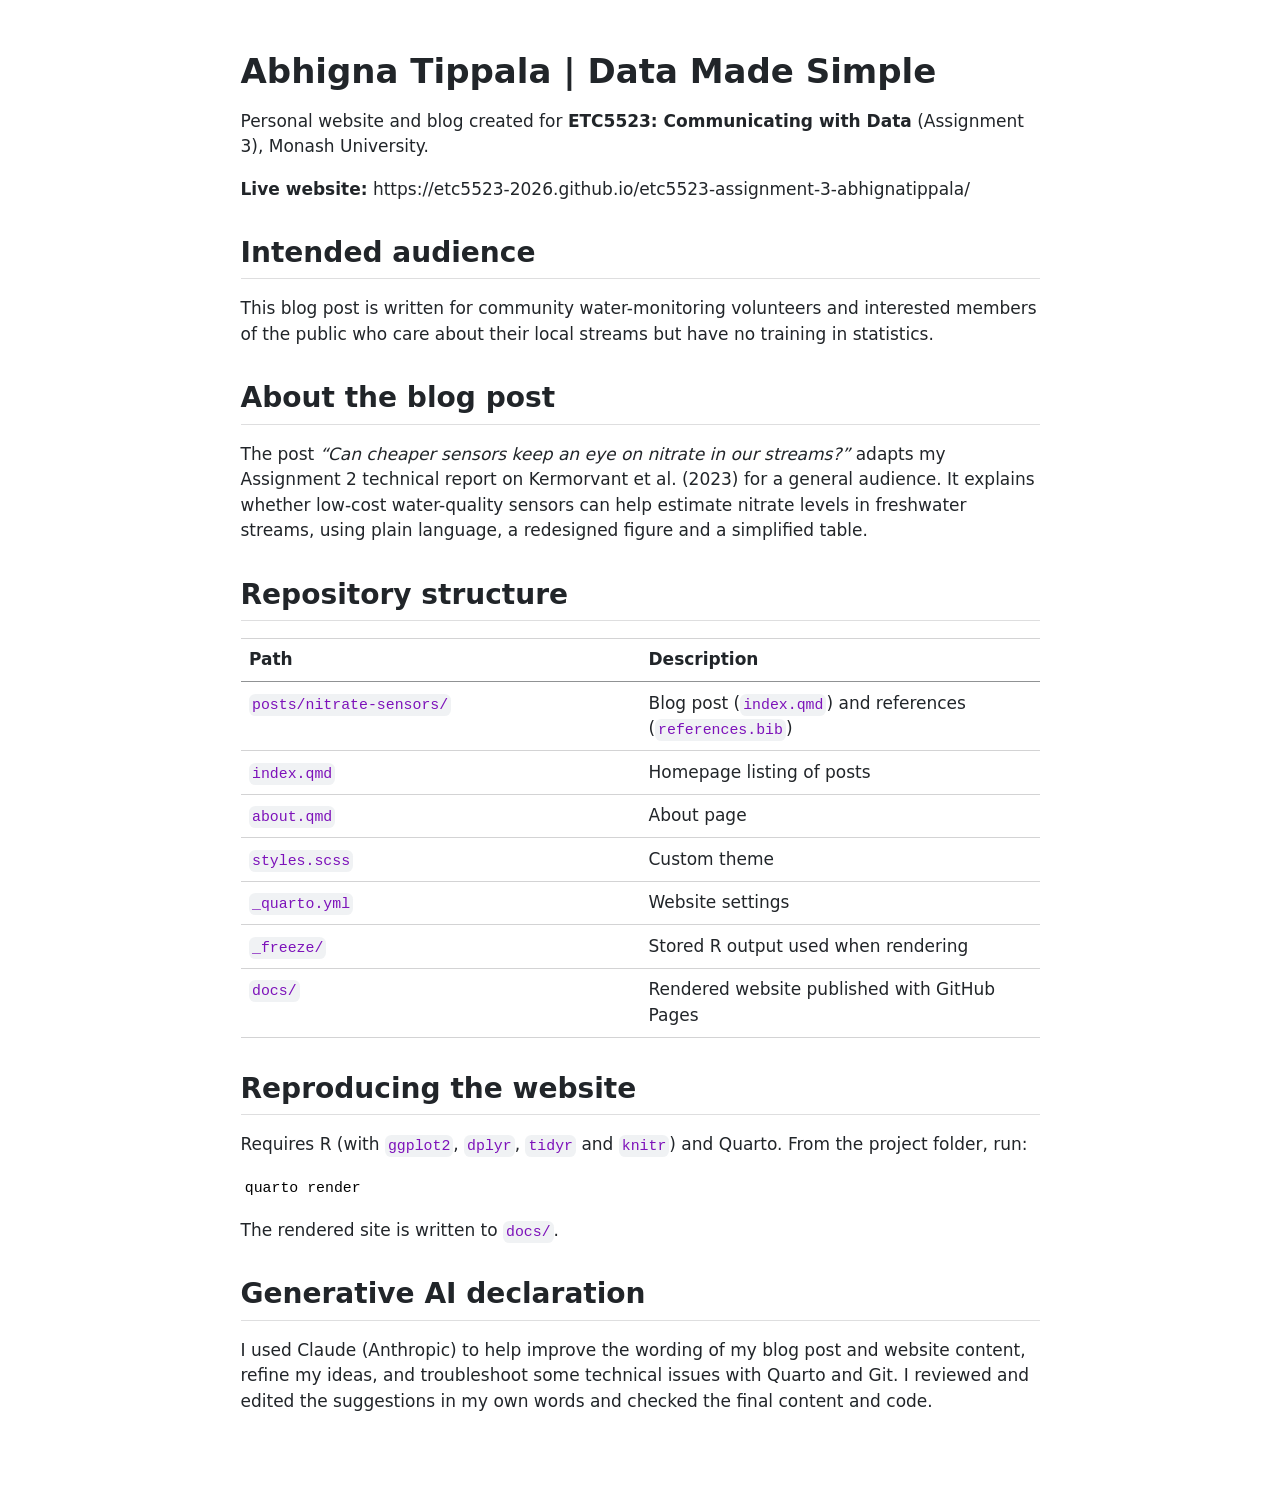
<file: README.html>
<!DOCTYPE html>
<html xmlns="http://www.w3.org/1999/xhtml" lang="en" xml:lang="en"><head>

<meta charset="utf-8">
<meta name="generator" content="quarto-1.9.31">

<meta name="viewport" content="width=device-width, initial-scale=1.0, user-scalable=yes">


<title>readme</title>
<style>
/* Default styles provided by pandoc.
** See https://pandoc.org/MANUAL.html#variables-for-html for config info.
*/
code{white-space: pre-wrap;}
span.smallcaps{font-variant: small-caps;}
div.columns{display: flex; gap: min(4vw, 1.5em);}
div.column{flex: auto; overflow-x: auto;}
div.hanging-indent{margin-left: 1.5em; text-indent: -1.5em;}
ul.task-list{list-style: none;}
ul.task-list li input[type="checkbox"] {
  width: 0.8em;
  margin: 0 0.8em 0.2em -1em; /* quarto-specific, see https://github.com/quarto-dev/quarto-cli/issues/4556 */ 
  vertical-align: middle;
}
</style>


<script src="README_files/libs/clipboard/clipboard.min.js"></script>
<script src="README_files/libs/quarto-html/quarto.js" type="module"></script>
<script src="README_files/libs/quarto-html/tabsets/tabsets.js" type="module"></script>
<script src="README_files/libs/quarto-html/popper.min.js"></script>
<script src="README_files/libs/quarto-html/tippy.umd.min.js"></script>
<script src="README_files/libs/quarto-html/anchor.min.js"></script>
<link href="README_files/libs/quarto-html/tippy.css" rel="stylesheet">
<link href="README_files/libs/quarto-html/quarto-syntax-highlighting-7c69b197886ae2a34062761d21e44731.css" rel="stylesheet" id="quarto-text-highlighting-styles">
<script src="README_files/libs/bootstrap/bootstrap.min.js"></script>
<link href="README_files/libs/bootstrap/bootstrap-icons.css" rel="stylesheet">
<link href="README_files/libs/bootstrap/bootstrap-138a6193a3bd40baf1e627da441a4734.min.css" rel="stylesheet" append-hash="true" id="quarto-bootstrap" data-mode="light">


</head>

<body class="fullcontent quarto-light">

<div id="quarto-content" class="page-columns page-rows-contents page-layout-article">

<main class="content" id="quarto-document-content">




<section id="abhigna-tippala-data-made-simple" class="level1">
<h1>Abhigna Tippala | Data Made Simple</h1>
<p>Personal website and blog created for <strong>ETC5523: Communicating with Data</strong> (Assignment 3), Monash University.</p>
<p><strong>Live website:</strong> https://etc5523-2026.github.io/etc5523-assignment-3-abhignatippala/</p>
<section id="intended-audience" class="level2">
<h2 class="anchored" data-anchor-id="intended-audience">Intended audience</h2>
<p>This blog post is written for community water-monitoring volunteers and interested members of the public who care about their local streams but have no training in statistics.</p>
</section>
<section id="about-the-blog-post" class="level2">
<h2 class="anchored" data-anchor-id="about-the-blog-post">About the blog post</h2>
<p>The post <em>“Can cheaper sensors keep an eye on nitrate in our streams?”</em> adapts my Assignment 2 technical report on Kermorvant et al.&nbsp;(2023) for a general audience. It explains whether low-cost water-quality sensors can help estimate nitrate levels in freshwater streams, using plain language, a redesigned figure and a simplified table.</p>
</section>
<section id="repository-structure" class="level2">
<h2 class="anchored" data-anchor-id="repository-structure">Repository structure</h2>
<table class="caption-top table">
<colgroup>
<col style="width: 50%">
<col style="width: 50%">
</colgroup>
<thead>
<tr class="header">
<th>Path</th>
<th>Description</th>
</tr>
</thead>
<tbody>
<tr class="odd">
<td><code>posts/nitrate-sensors/</code></td>
<td>Blog post (<code>index.qmd</code>) and references (<code>references.bib</code>)</td>
</tr>
<tr class="even">
<td><code>index.qmd</code></td>
<td>Homepage listing of posts</td>
</tr>
<tr class="odd">
<td><code>about.qmd</code></td>
<td>About page</td>
</tr>
<tr class="even">
<td><code>styles.scss</code></td>
<td>Custom theme</td>
</tr>
<tr class="odd">
<td><code>_quarto.yml</code></td>
<td>Website settings</td>
</tr>
<tr class="even">
<td><code>_freeze/</code></td>
<td>Stored R output used when rendering</td>
</tr>
<tr class="odd">
<td><code>docs/</code></td>
<td>Rendered website published with GitHub Pages</td>
</tr>
</tbody>
</table>
</section>
<section id="reproducing-the-website" class="level2">
<h2 class="anchored" data-anchor-id="reproducing-the-website">Reproducing the website</h2>
<p>Requires R (with <code>ggplot2</code>, <code>dplyr</code>, <code>tidyr</code> and <code>knitr</code>) and Quarto. From the project folder, run:</p>
<pre><code>quarto render</code></pre>
<p>The rendered site is written to <code>docs/</code>.</p>
</section>
<section id="generative-ai-declaration" class="level2">
<h2 class="anchored" data-anchor-id="generative-ai-declaration">Generative AI declaration</h2>
<p>I used Claude (Anthropic) to help improve the wording of my blog post and website content, refine my ideas, and troubleshoot some technical issues with Quarto and Git. I reviewed and edited the suggestions in my own words and checked the final content and code.</p>
</section>
</section>

</main>
<!-- /main column -->
<script id="quarto-html-after-body" type="application/javascript">
  window.document.addEventListener("DOMContentLoaded", function (event) {
    const icon = "";
    const anchorJS = new window.AnchorJS();
    anchorJS.options = {
      placement: 'right',
      icon: icon
    };
    anchorJS.add('.anchored');
    const isCodeAnnotation = (el) => {
      for (const clz of el.classList) {
        if (clz.startsWith('code-annotation-')) {                     
          return true;
        }
      }
      return false;
    }
    const onCopySuccess = function(e) {
      // button target
      const button = e.trigger;
      // don't keep focus
      button.blur();
      // flash "checked"
      button.classList.add('code-copy-button-checked');
      var currentTitle = button.getAttribute("title");
      button.setAttribute("title", "Copied!");
      let tooltip;
      if (window.bootstrap) {
        button.setAttribute("data-bs-toggle", "tooltip");
        button.setAttribute("data-bs-placement", "left");
        button.setAttribute("data-bs-title", "Copied!");
        tooltip = new bootstrap.Tooltip(button, 
          { trigger: "manual", 
            customClass: "code-copy-button-tooltip",
            offset: [0, -8]});
        tooltip.show();    
      }
      setTimeout(function() {
        if (tooltip) {
          tooltip.hide();
          button.removeAttribute("data-bs-title");
          button.removeAttribute("data-bs-toggle");
          button.removeAttribute("data-bs-placement");
        }
        button.setAttribute("title", currentTitle);
        button.classList.remove('code-copy-button-checked');
      }, 1000);
      // clear code selection
      e.clearSelection();
    }
    const getTextToCopy = function(trigger) {
      const outerScaffold = trigger.parentElement.cloneNode(true);
      const codeEl = outerScaffold.querySelector('code');
      for (const childEl of codeEl.children) {
        if (isCodeAnnotation(childEl)) {
          childEl.remove();
        }
      }
      return codeEl.innerText;
    }
    const clipboard = new window.ClipboardJS('.code-copy-button:not([data-in-quarto-modal])', {
      text: getTextToCopy
    });
    clipboard.on('success', onCopySuccess);
    if (window.document.getElementById('quarto-embedded-source-code-modal')) {
      const clipboardModal = new window.ClipboardJS('.code-copy-button[data-in-quarto-modal]', {
        text: getTextToCopy,
        container: window.document.getElementById('quarto-embedded-source-code-modal')
      });
      clipboardModal.on('success', onCopySuccess);
    }
      var localhostRegex = new RegExp(/^(?:http|https):\/\/localhost\:?[0-9]*\//);
      var mailtoRegex = new RegExp(/^mailto:/);
        var filterRegex = new RegExp('/' + window.location.host + '/');
      var isInternal = (href) => {
          return filterRegex.test(href) || localhostRegex.test(href) || mailtoRegex.test(href);
      }
      // Inspect non-navigation links and adorn them if external
     var links = window.document.querySelectorAll('a[href]:not(.nav-link):not(.navbar-brand):not(.toc-action):not(.sidebar-link):not(.sidebar-item-toggle):not(.pagination-link):not(.no-external):not([aria-hidden]):not(.dropdown-item):not(.quarto-navigation-tool):not(.about-link)');
      for (var i=0; i<links.length; i++) {
        const link = links[i];
        if (!isInternal(link.href)) {
          // undo the damage that might have been done by quarto-nav.js in the case of
          // links that we want to consider external
          if (link.dataset.originalHref !== undefined) {
            link.href = link.dataset.originalHref;
          }
        }
      }
    function tippyHover(el, contentFn, onTriggerFn, onUntriggerFn) {
      const config = {
        allowHTML: true,
        maxWidth: 500,
        delay: 100,
        arrow: false,
        appendTo: function(el) {
            return el.parentElement;
        },
        interactive: true,
        interactiveBorder: 10,
        theme: 'quarto',
        placement: 'bottom-start',
      };
      if (contentFn) {
        config.content = contentFn;
      }
      if (onTriggerFn) {
        config.onTrigger = onTriggerFn;
      }
      if (onUntriggerFn) {
        config.onUntrigger = onUntriggerFn;
      }
      window.tippy(el, config); 
    }
    const noterefs = window.document.querySelectorAll('a[role="doc-noteref"]');
    for (var i=0; i<noterefs.length; i++) {
      const ref = noterefs[i];
      tippyHover(ref, function() {
        // use id or data attribute instead here
        let href = ref.getAttribute('data-footnote-href') || ref.getAttribute('href');
        try { href = new URL(href).hash; } catch {}
        const id = href.replace(/^#\/?/, "");
        const note = window.document.getElementById(id);
        if (note) {
          return note.innerHTML;
        } else {
          return "";
        }
      });
    }
    const xrefs = window.document.querySelectorAll('a.quarto-xref');
    const processXRef = (id, note) => {
      // Strip column container classes
      const stripColumnClz = (el) => {
        el.classList.remove("page-full", "page-columns");
        if (el.children) {
          for (const child of el.children) {
            stripColumnClz(child);
          }
        }
      }
      stripColumnClz(note)
      if (id === null || id.startsWith('sec-')) {
        // Special case sections, only their first couple elements
        const container = document.createElement("div");
        if (note.children && note.children.length > 2) {
          container.appendChild(note.children[0].cloneNode(true));
          for (let i = 1; i < note.children.length; i++) {
            const child = note.children[i];
            if (child.tagName === "P" && child.innerText === "") {
              continue;
            } else {
              container.appendChild(child.cloneNode(true));
              break;
            }
          }
          if (window.Quarto?.typesetMath) {
            window.Quarto.typesetMath(container);
          }
          return container.innerHTML
        } else {
          if (window.Quarto?.typesetMath) {
            window.Quarto.typesetMath(note);
          }
          return note.innerHTML;
        }
      } else {
        // Remove any anchor links if they are present
        const anchorLink = note.querySelector('a.anchorjs-link');
        if (anchorLink) {
          anchorLink.remove();
        }
        if (window.Quarto?.typesetMath) {
          window.Quarto.typesetMath(note);
        }
        if (note.classList.contains("callout")) {
          return note.outerHTML;
        } else {
          return note.innerHTML;
        }
      }
    }
    for (var i=0; i<xrefs.length; i++) {
      const xref = xrefs[i];
      tippyHover(xref, undefined, function(instance) {
        instance.disable();
        let url = xref.getAttribute('href');
        let hash = undefined; 
        if (url.startsWith('#')) {
          hash = url;
        } else {
          try { hash = new URL(url).hash; } catch {}
        }
        if (hash) {
          const id = hash.replace(/^#\/?/, "");
          const note = window.document.getElementById(id);
          if (note !== null) {
            try {
              const html = processXRef(id, note.cloneNode(true));
              instance.setContent(html);
            } finally {
              instance.enable();
              instance.show();
            }
          } else {
            // See if we can fetch this
            fetch(url.split('#')[0])
            .then(res => res.text())
            .then(html => {
              const parser = new DOMParser();
              const htmlDoc = parser.parseFromString(html, "text/html");
              const note = htmlDoc.getElementById(id);
              if (note !== null) {
                const html = processXRef(id, note);
                instance.setContent(html);
              } 
            }).finally(() => {
              instance.enable();
              instance.show();
            });
          }
        } else {
          // See if we can fetch a full url (with no hash to target)
          // This is a special case and we should probably do some content thinning / targeting
          fetch(url)
          .then(res => res.text())
          .then(html => {
            const parser = new DOMParser();
            const htmlDoc = parser.parseFromString(html, "text/html");
            const note = htmlDoc.querySelector('main.content');
            if (note !== null) {
              // This should only happen for chapter cross references
              // (since there is no id in the URL)
              // remove the first header
              if (note.children.length > 0 && note.children[0].tagName === "HEADER") {
                note.children[0].remove();
              }
              const html = processXRef(null, note);
              instance.setContent(html);
            } 
          }).finally(() => {
            instance.enable();
            instance.show();
          });
        }
      }, function(instance) {
      });
    }
        let selectedAnnoteEl;
        const selectorForAnnotation = ( cell, annotation) => {
          let cellAttr = 'data-code-cell="' + cell + '"';
          let lineAttr = 'data-code-annotation="' +  annotation + '"';
          const selector = 'span[' + cellAttr + '][' + lineAttr + ']';
          return selector;
        }
        const selectCodeLines = (annoteEl) => {
          const doc = window.document;
          const targetCell = annoteEl.getAttribute("data-target-cell");
          const targetAnnotation = annoteEl.getAttribute("data-target-annotation");
          const annoteSpan = window.document.querySelector(selectorForAnnotation(targetCell, targetAnnotation));
          const lines = annoteSpan.getAttribute("data-code-lines").split(",");
          const lineIds = lines.map((line) => {
            return targetCell + "-" + line;
          })
          let top = null;
          let height = null;
          let parent = null;
          if (lineIds.length > 0) {
              //compute the position of the single el (top and bottom and make a div)
              const el = window.document.getElementById(lineIds[0]);
              top = el.offsetTop;
              height = el.offsetHeight;
              parent = el.parentElement.parentElement;
            if (lineIds.length > 1) {
              const lastEl = window.document.getElementById(lineIds[lineIds.length - 1]);
              const bottom = lastEl.offsetTop + lastEl.offsetHeight;
              height = bottom - top;
            }
            if (top !== null && height !== null && parent !== null) {
              // cook up a div (if necessary) and position it 
              let div = window.document.getElementById("code-annotation-line-highlight");
              if (div === null) {
                div = window.document.createElement("div");
                div.setAttribute("id", "code-annotation-line-highlight");
                div.style.position = 'absolute';
                parent.appendChild(div);
              }
              div.style.top = top - 2 + "px";
              div.style.height = height + 4 + "px";
              div.style.left = 0;
              let gutterDiv = window.document.getElementById("code-annotation-line-highlight-gutter");
              if (gutterDiv === null) {
                gutterDiv = window.document.createElement("div");
                gutterDiv.setAttribute("id", "code-annotation-line-highlight-gutter");
                gutterDiv.style.position = 'absolute';
                const codeCell = window.document.getElementById(targetCell);
                const gutter = codeCell.querySelector('.code-annotation-gutter');
                gutter.appendChild(gutterDiv);
              }
              gutterDiv.style.top = top - 2 + "px";
              gutterDiv.style.height = height + 4 + "px";
            }
            selectedAnnoteEl = annoteEl;
          }
        };
        const unselectCodeLines = () => {
          const elementsIds = ["code-annotation-line-highlight", "code-annotation-line-highlight-gutter"];
          elementsIds.forEach((elId) => {
            const div = window.document.getElementById(elId);
            if (div) {
              div.remove();
            }
          });
          selectedAnnoteEl = undefined;
        };
          // Handle positioning of the toggle
      window.addEventListener(
        "resize",
        throttle(() => {
          elRect = undefined;
          if (selectedAnnoteEl) {
            selectCodeLines(selectedAnnoteEl);
          }
        }, 10)
      );
      function throttle(fn, ms) {
      let throttle = false;
      let timer;
        return (...args) => {
          if(!throttle) { // first call gets through
              fn.apply(this, args);
              throttle = true;
          } else { // all the others get throttled
              if(timer) clearTimeout(timer); // cancel #2
              timer = setTimeout(() => {
                fn.apply(this, args);
                timer = throttle = false;
              }, ms);
          }
        };
      }
        // Attach click handler to the DT
        const annoteDls = window.document.querySelectorAll('dt[data-target-cell]');
        for (const annoteDlNode of annoteDls) {
          annoteDlNode.addEventListener('click', (event) => {
            const clickedEl = event.target;
            if (clickedEl !== selectedAnnoteEl) {
              unselectCodeLines();
              const activeEl = window.document.querySelector('dt[data-target-cell].code-annotation-active');
              if (activeEl) {
                activeEl.classList.remove('code-annotation-active');
              }
              selectCodeLines(clickedEl);
              clickedEl.classList.add('code-annotation-active');
            } else {
              // Unselect the line
              unselectCodeLines();
              clickedEl.classList.remove('code-annotation-active');
            }
          });
        }
    const findCites = (el) => {
      const parentEl = el.parentElement;
      if (parentEl) {
        const cites = parentEl.dataset.cites;
        if (cites) {
          return {
            el,
            cites: cites.split(' ')
          };
        } else {
          return findCites(el.parentElement)
        }
      } else {
        return undefined;
      }
    };
    var bibliorefs = window.document.querySelectorAll('a[role="doc-biblioref"]');
    for (var i=0; i<bibliorefs.length; i++) {
      const ref = bibliorefs[i];
      const citeInfo = findCites(ref);
      if (citeInfo) {
        tippyHover(citeInfo.el, function() {
          var popup = window.document.createElement('div');
          citeInfo.cites.forEach(function(cite) {
            var citeDiv = window.document.createElement('div');
            citeDiv.classList.add('hanging-indent');
            citeDiv.classList.add('csl-entry');
            var biblioDiv = window.document.getElementById('ref-' + cite);
            if (biblioDiv) {
              citeDiv.innerHTML = biblioDiv.innerHTML;
            }
            popup.appendChild(citeDiv);
          });
          return popup.innerHTML;
        });
      }
    }
  });
  </script>
</div> <!-- /content -->




</body></html>
</file>
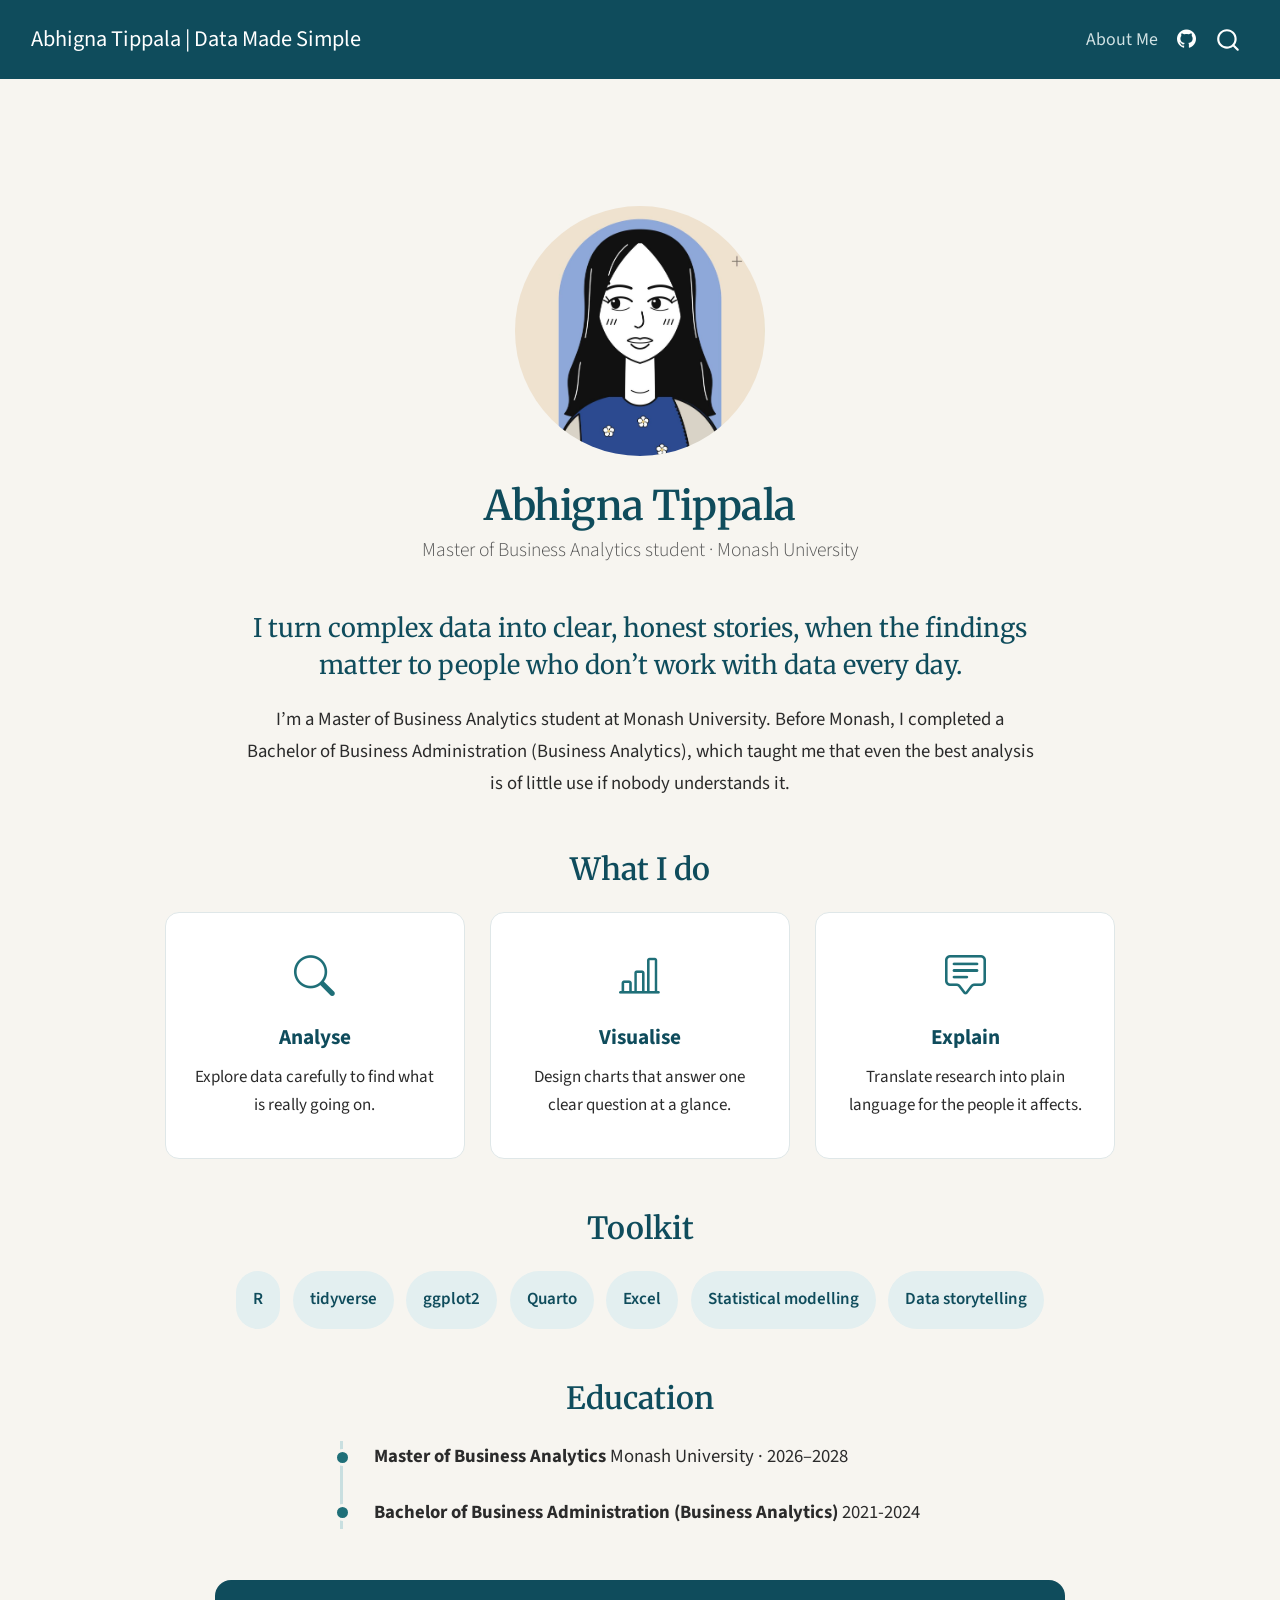
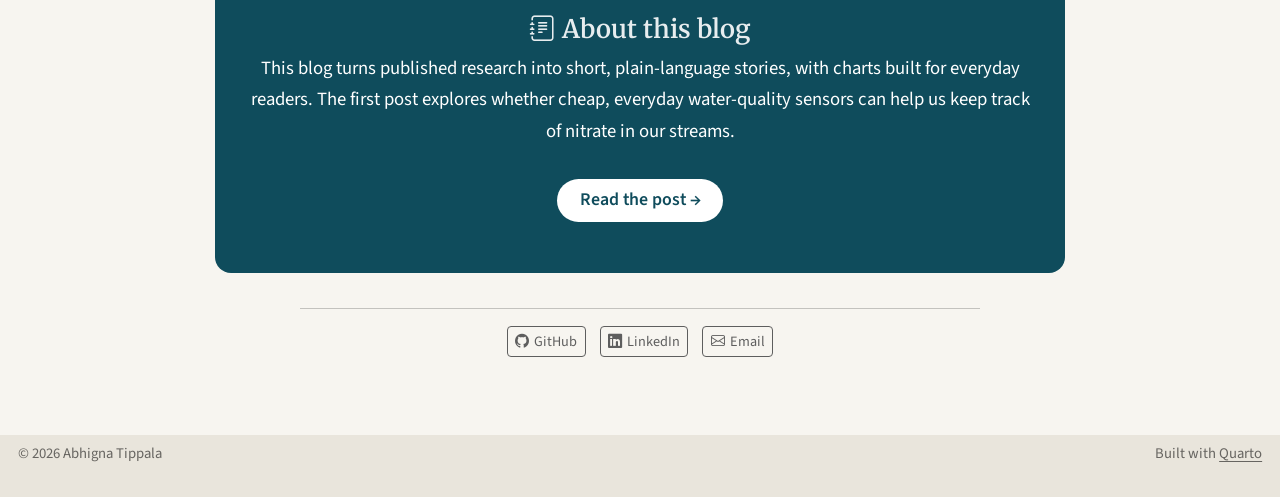
<file: docs/about.html>
<!DOCTYPE html>
<html xmlns="http://www.w3.org/1999/xhtml" lang="en" xml:lang="en"><head>

<meta charset="utf-8">
<meta name="generator" content="quarto-1.9.31">

<meta name="viewport" content="width=device-width, initial-scale=1.0, user-scalable=yes">


<title>Abhigna Tippala – Abhigna Tippala | Data Made Simple</title>
<style>
/* Default styles provided by pandoc.
** See https://pandoc.org/MANUAL.html#variables-for-html for config info.
*/
code{white-space: pre-wrap;}
span.smallcaps{font-variant: small-caps;}
div.columns{display: flex; gap: min(4vw, 1.5em);}
div.column{flex: auto; overflow-x: auto;}
div.hanging-indent{margin-left: 1.5em; text-indent: -1.5em;}
ul.task-list{list-style: none;}
ul.task-list li input[type="checkbox"] {
  width: 0.8em;
  margin: 0 0.8em 0.2em -1em; /* quarto-specific, see https://github.com/quarto-dev/quarto-cli/issues/4556 */ 
  vertical-align: middle;
}
</style>


<script src="site_libs/quarto-nav/quarto-nav.js"></script>
<script src="site_libs/quarto-nav/headroom.min.js"></script>
<script src="site_libs/clipboard/clipboard.min.js"></script>
<script src="site_libs/quarto-search/autocomplete.umd.js"></script>
<script src="site_libs/quarto-search/fuse.min.js"></script>
<script src="site_libs/quarto-search/quarto-search.js"></script>
<meta name="quarto:offset" content="./">
<script src="site_libs/quarto-html/quarto.js" type="module"></script>
<script src="site_libs/quarto-html/tabsets/tabsets.js" type="module"></script>
<script src="site_libs/quarto-html/popper.min.js"></script>
<script src="site_libs/quarto-html/tippy.umd.min.js"></script>
<link href="site_libs/quarto-html/tippy.css" rel="stylesheet">
<link href="site_libs/quarto-html/quarto-syntax-highlighting-7c69b197886ae2a34062761d21e44731.css" rel="stylesheet" id="quarto-text-highlighting-styles">
<script src="site_libs/bootstrap/bootstrap.min.js"></script>
<link href="site_libs/bootstrap/bootstrap-icons.css" rel="stylesheet">
<link href="site_libs/bootstrap/bootstrap-558ea3c86412d04d79bf7d3aba6b1133.min.css" rel="stylesheet" append-hash="true" id="quarto-bootstrap" data-mode="light">
<script id="quarto-search-options" type="application/json">{
  "location": "navbar",
  "copy-button": false,
  "collapse-after": 3,
  "panel-placement": "end",
  "type": "overlay",
  "limit": 50,
  "keyboard-shortcut": [
    "f",
    "/",
    "s"
  ],
  "show-item-context": false,
  "language": {
    "search-no-results-text": "No results",
    "search-matching-documents-text": "matching documents",
    "search-copy-link-title": "Copy link to search",
    "search-hide-matches-text": "Hide additional matches",
    "search-more-match-text": "more match in this document",
    "search-more-matches-text": "more matches in this document",
    "search-clear-button-title": "Clear",
    "search-text-placeholder": "",
    "search-detached-cancel-button-title": "Cancel",
    "search-submit-button-title": "Submit",
    "search-label": "Search"
  }
}</script>


</head>

<body class="nav-fixed quarto-light">

<div id="quarto-search-results"></div>
  <header id="quarto-header" class="headroom fixed-top">
    <nav class="navbar navbar-expand-lg " data-bs-theme="dark">
      <div class="navbar-container container-fluid">
      <div class="navbar-brand-container mx-auto">
    <a class="navbar-brand" href="./index.html">
    <span class="navbar-title">Abhigna Tippala | Data Made Simple</span>
    </a>
  </div>
            <div id="quarto-search" class="" title="Search"></div>
          <button class="navbar-toggler" type="button" data-bs-toggle="collapse" data-bs-target="#navbarCollapse" aria-controls="navbarCollapse" role="menu" aria-expanded="false" aria-label="Toggle navigation" onclick="if (window.quartoToggleHeadroom) { window.quartoToggleHeadroom(); }">
  <span class="navbar-toggler-icon"></span>
</button>
          <div class="collapse navbar-collapse" id="navbarCollapse">
            <ul class="navbar-nav navbar-nav-scroll ms-auto">
  <li class="nav-item">
    <a class="nav-link active" href="./about.html" aria-current="page"> 
<span class="menu-text">About Me</span></a>
  </li>  
  <li class="nav-item compact">
    <a class="nav-link" href="https://github.com/AbhignaTippala"> <i class="bi bi-github" role="img" aria-label="GitHub profile">
</i> 
<span class="menu-text"></span></a>
  </li>  
</ul>
          </div> <!-- /navcollapse -->
            <div class="quarto-navbar-tools">
</div>
      </div> <!-- /container-fluid -->
    </nav>
</header>
<!-- content -->
<div id="quarto-content" class="quarto-container page-columns page-rows-contents page-layout-full page-navbar">
<!-- sidebar -->
<!-- margin-sidebar -->
    
<!-- main -->
<div class="quarto-about-jolla column-page">
  <img src="profile.jpg" class="about-image
  round " style="height: 14em; width: 14em;">
 <header id="title-block-header" class="quarto-title-block default">
<div class="quarto-title">
<h1 class="title">Abhigna Tippala</h1>
<p class="subtitle lead">Master of Business Analytics student · Monash University</p>
</div>
<div class="quarto-title-meta column-page">
  </div>
</header><main class="content column-page" id="quarto-document-content">
<div class="about-body">
<div class="lead-text">
<p>I turn complex data into clear, honest stories, when the findings matter to people who don’t work with data every day.</p>
</div>
<p>I’m a Master of Business Analytics student at Monash University. Before Monash, I completed a Bachelor of Business Administration (Business Analytics), which taught me that even the best analysis is of little use if nobody understands it.</p>
<section id="what-i-do" class="level2">
<h2 data-anchor-id="what-i-do">What I do</h2>
<div class="tile-grid">
<div class="tile">
<p><span class="bi bi-search tile-icon"></span></p>
<p><strong>Analyse</strong></p>
<p>Explore data carefully to find what is really going on.</p>
</div>
<div class="tile">
<p><span class="bi bi-bar-chart-line tile-icon"></span></p>
<p><strong>Visualise</strong></p>
<p>Design charts that answer one clear question at a glance.</p>
</div>
<div class="tile">
<p><span class="bi bi-chat-square-text tile-icon"></span></p>
<p><strong>Explain</strong></p>
<p>Translate research into plain language for the people it affects.</p>
</div>
</div>
</section>
<section id="toolkit" class="level2">
<h2 data-anchor-id="toolkit">Toolkit</h2>
<div class="chips">
<p><span class="chip">R</span> <span class="chip">tidyverse</span> <span class="chip">ggplot2</span> <span class="chip">Quarto</span> <span class="chip">Excel</span> <span class="chip">Statistical modelling</span> <span class="chip">Data storytelling</span></p>
</div>
</section>
<section id="education" class="level2">
<h2 data-anchor-id="education">Education</h2>
<div class="timeline">
<div class="timeline-item">
<p><strong>Master of Business Analytics</strong> Monash University · 2026–2028</p>
</div>
<div class="timeline-item">
<p><strong>Bachelor of Business Administration (Business Analytics)</strong> 2021-2024</p>
</div>
</div>
<section id="about-this-blog" class="level3 blog-box">
<h3 data-anchor-id="about-this-blog"><span class="bi bi-journal-text"></span> About this blog</h3>
<p>This blog turns published research into short, plain-language stories, with charts built for everyday readers. The first post explores whether cheap, everyday water-quality sensors can help us keep track of nitrate in our streams.</p>
<p><a href="./posts/nitrate-sensors/index.html" class="btn btn-primary">Read the post →</a></p>
</section>
</section>
</div>


</main> 
  <hr class="about-sep">
   <div class="about-links">
  <a href="https://github.com/AbhignaTippala" class="about-link" rel="" target="">
    <i class="bi bi-github"></i>
     <span class="about-link-text">GitHub</span>
  </a>
  <a href="https://www.linkedin.com/in/abhignatippala" class="about-link" rel="" target="">
    <i class="bi bi-linkedin"></i>
     <span class="about-link-text">LinkedIn</span>
  </a>
  <a href="mailto:atip0003@student.monash.edu" class="about-link" rel="" target="">
    <i class="bi bi-envelope"></i>
     <span class="about-link-text">Email</span>
  </a>
</div>
</div>
 <!-- /main -->
<script id="quarto-html-after-body" type="application/javascript">
  window.document.addEventListener("DOMContentLoaded", function (event) {
    const isCodeAnnotation = (el) => {
      for (const clz of el.classList) {
        if (clz.startsWith('code-annotation-')) {                     
          return true;
        }
      }
      return false;
    }
    const onCopySuccess = function(e) {
      // button target
      const button = e.trigger;
      // don't keep focus
      button.blur();
      // flash "checked"
      button.classList.add('code-copy-button-checked');
      var currentTitle = button.getAttribute("title");
      button.setAttribute("title", "Copied!");
      let tooltip;
      if (window.bootstrap) {
        button.setAttribute("data-bs-toggle", "tooltip");
        button.setAttribute("data-bs-placement", "left");
        button.setAttribute("data-bs-title", "Copied!");
        tooltip = new bootstrap.Tooltip(button, 
          { trigger: "manual", 
            customClass: "code-copy-button-tooltip",
            offset: [0, -8]});
        tooltip.show();    
      }
      setTimeout(function() {
        if (tooltip) {
          tooltip.hide();
          button.removeAttribute("data-bs-title");
          button.removeAttribute("data-bs-toggle");
          button.removeAttribute("data-bs-placement");
        }
        button.setAttribute("title", currentTitle);
        button.classList.remove('code-copy-button-checked');
      }, 1000);
      // clear code selection
      e.clearSelection();
    }
    const getTextToCopy = function(trigger) {
      const outerScaffold = trigger.parentElement.cloneNode(true);
      const codeEl = outerScaffold.querySelector('code');
      for (const childEl of codeEl.children) {
        if (isCodeAnnotation(childEl)) {
          childEl.remove();
        }
      }
      return codeEl.innerText;
    }
    const clipboard = new window.ClipboardJS('.code-copy-button:not([data-in-quarto-modal])', {
      text: getTextToCopy
    });
    clipboard.on('success', onCopySuccess);
    if (window.document.getElementById('quarto-embedded-source-code-modal')) {
      const clipboardModal = new window.ClipboardJS('.code-copy-button[data-in-quarto-modal]', {
        text: getTextToCopy,
        container: window.document.getElementById('quarto-embedded-source-code-modal')
      });
      clipboardModal.on('success', onCopySuccess);
    }
      var localhostRegex = new RegExp(/^(?:http|https):\/\/localhost\:?[0-9]*\//);
      var mailtoRegex = new RegExp(/^mailto:/);
        var filterRegex = new RegExp('/' + window.location.host + '/');
      var isInternal = (href) => {
          return filterRegex.test(href) || localhostRegex.test(href) || mailtoRegex.test(href);
      }
      // Inspect non-navigation links and adorn them if external
     var links = window.document.querySelectorAll('a[href]:not(.nav-link):not(.navbar-brand):not(.toc-action):not(.sidebar-link):not(.sidebar-item-toggle):not(.pagination-link):not(.no-external):not([aria-hidden]):not(.dropdown-item):not(.quarto-navigation-tool):not(.about-link)');
      for (var i=0; i<links.length; i++) {
        const link = links[i];
        if (!isInternal(link.href)) {
          // undo the damage that might have been done by quarto-nav.js in the case of
          // links that we want to consider external
          if (link.dataset.originalHref !== undefined) {
            link.href = link.dataset.originalHref;
          }
        }
      }
    function tippyHover(el, contentFn, onTriggerFn, onUntriggerFn) {
      const config = {
        allowHTML: true,
        maxWidth: 500,
        delay: 100,
        arrow: false,
        appendTo: function(el) {
            return el.parentElement;
        },
        interactive: true,
        interactiveBorder: 10,
        theme: 'quarto',
        placement: 'bottom-start',
      };
      if (contentFn) {
        config.content = contentFn;
      }
      if (onTriggerFn) {
        config.onTrigger = onTriggerFn;
      }
      if (onUntriggerFn) {
        config.onUntrigger = onUntriggerFn;
      }
      window.tippy(el, config); 
    }
    const noterefs = window.document.querySelectorAll('a[role="doc-noteref"]');
    for (var i=0; i<noterefs.length; i++) {
      const ref = noterefs[i];
      tippyHover(ref, function() {
        // use id or data attribute instead here
        let href = ref.getAttribute('data-footnote-href') || ref.getAttribute('href');
        try { href = new URL(href).hash; } catch {}
        const id = href.replace(/^#\/?/, "");
        const note = window.document.getElementById(id);
        if (note) {
          return note.innerHTML;
        } else {
          return "";
        }
      });
    }
    const xrefs = window.document.querySelectorAll('a.quarto-xref');
    const processXRef = (id, note) => {
      // Strip column container classes
      const stripColumnClz = (el) => {
        el.classList.remove("page-full", "page-columns");
        if (el.children) {
          for (const child of el.children) {
            stripColumnClz(child);
          }
        }
      }
      stripColumnClz(note)
      if (id === null || id.startsWith('sec-')) {
        // Special case sections, only their first couple elements
        const container = document.createElement("div");
        if (note.children && note.children.length > 2) {
          container.appendChild(note.children[0].cloneNode(true));
          for (let i = 1; i < note.children.length; i++) {
            const child = note.children[i];
            if (child.tagName === "P" && child.innerText === "") {
              continue;
            } else {
              container.appendChild(child.cloneNode(true));
              break;
            }
          }
          if (window.Quarto?.typesetMath) {
            window.Quarto.typesetMath(container);
          }
          return container.innerHTML
        } else {
          if (window.Quarto?.typesetMath) {
            window.Quarto.typesetMath(note);
          }
          return note.innerHTML;
        }
      } else {
        // Remove any anchor links if they are present
        const anchorLink = note.querySelector('a.anchorjs-link');
        if (anchorLink) {
          anchorLink.remove();
        }
        if (window.Quarto?.typesetMath) {
          window.Quarto.typesetMath(note);
        }
        if (note.classList.contains("callout")) {
          return note.outerHTML;
        } else {
          return note.innerHTML;
        }
      }
    }
    for (var i=0; i<xrefs.length; i++) {
      const xref = xrefs[i];
      tippyHover(xref, undefined, function(instance) {
        instance.disable();
        let url = xref.getAttribute('href');
        let hash = undefined; 
        if (url.startsWith('#')) {
          hash = url;
        } else {
          try { hash = new URL(url).hash; } catch {}
        }
        if (hash) {
          const id = hash.replace(/^#\/?/, "");
          const note = window.document.getElementById(id);
          if (note !== null) {
            try {
              const html = processXRef(id, note.cloneNode(true));
              instance.setContent(html);
            } finally {
              instance.enable();
              instance.show();
            }
          } else {
            // See if we can fetch this
            fetch(url.split('#')[0])
            .then(res => res.text())
            .then(html => {
              const parser = new DOMParser();
              const htmlDoc = parser.parseFromString(html, "text/html");
              const note = htmlDoc.getElementById(id);
              if (note !== null) {
                const html = processXRef(id, note);
                instance.setContent(html);
              } 
            }).finally(() => {
              instance.enable();
              instance.show();
            });
          }
        } else {
          // See if we can fetch a full url (with no hash to target)
          // This is a special case and we should probably do some content thinning / targeting
          fetch(url)
          .then(res => res.text())
          .then(html => {
            const parser = new DOMParser();
            const htmlDoc = parser.parseFromString(html, "text/html");
            const note = htmlDoc.querySelector('main.content');
            if (note !== null) {
              // This should only happen for chapter cross references
              // (since there is no id in the URL)
              // remove the first header
              if (note.children.length > 0 && note.children[0].tagName === "HEADER") {
                note.children[0].remove();
              }
              const html = processXRef(null, note);
              instance.setContent(html);
            } 
          }).finally(() => {
            instance.enable();
            instance.show();
          });
        }
      }, function(instance) {
      });
    }
        let selectedAnnoteEl;
        const selectorForAnnotation = ( cell, annotation) => {
          let cellAttr = 'data-code-cell="' + cell + '"';
          let lineAttr = 'data-code-annotation="' +  annotation + '"';
          const selector = 'span[' + cellAttr + '][' + lineAttr + ']';
          return selector;
        }
        const selectCodeLines = (annoteEl) => {
          const doc = window.document;
          const targetCell = annoteEl.getAttribute("data-target-cell");
          const targetAnnotation = annoteEl.getAttribute("data-target-annotation");
          const annoteSpan = window.document.querySelector(selectorForAnnotation(targetCell, targetAnnotation));
          const lines = annoteSpan.getAttribute("data-code-lines").split(",");
          const lineIds = lines.map((line) => {
            return targetCell + "-" + line;
          })
          let top = null;
          let height = null;
          let parent = null;
          if (lineIds.length > 0) {
              //compute the position of the single el (top and bottom and make a div)
              const el = window.document.getElementById(lineIds[0]);
              top = el.offsetTop;
              height = el.offsetHeight;
              parent = el.parentElement.parentElement;
            if (lineIds.length > 1) {
              const lastEl = window.document.getElementById(lineIds[lineIds.length - 1]);
              const bottom = lastEl.offsetTop + lastEl.offsetHeight;
              height = bottom - top;
            }
            if (top !== null && height !== null && parent !== null) {
              // cook up a div (if necessary) and position it 
              let div = window.document.getElementById("code-annotation-line-highlight");
              if (div === null) {
                div = window.document.createElement("div");
                div.setAttribute("id", "code-annotation-line-highlight");
                div.style.position = 'absolute';
                parent.appendChild(div);
              }
              div.style.top = top - 2 + "px";
              div.style.height = height + 4 + "px";
              div.style.left = 0;
              let gutterDiv = window.document.getElementById("code-annotation-line-highlight-gutter");
              if (gutterDiv === null) {
                gutterDiv = window.document.createElement("div");
                gutterDiv.setAttribute("id", "code-annotation-line-highlight-gutter");
                gutterDiv.style.position = 'absolute';
                const codeCell = window.document.getElementById(targetCell);
                const gutter = codeCell.querySelector('.code-annotation-gutter');
                gutter.appendChild(gutterDiv);
              }
              gutterDiv.style.top = top - 2 + "px";
              gutterDiv.style.height = height + 4 + "px";
            }
            selectedAnnoteEl = annoteEl;
          }
        };
        const unselectCodeLines = () => {
          const elementsIds = ["code-annotation-line-highlight", "code-annotation-line-highlight-gutter"];
          elementsIds.forEach((elId) => {
            const div = window.document.getElementById(elId);
            if (div) {
              div.remove();
            }
          });
          selectedAnnoteEl = undefined;
        };
          // Handle positioning of the toggle
      window.addEventListener(
        "resize",
        throttle(() => {
          elRect = undefined;
          if (selectedAnnoteEl) {
            selectCodeLines(selectedAnnoteEl);
          }
        }, 10)
      );
      function throttle(fn, ms) {
      let throttle = false;
      let timer;
        return (...args) => {
          if(!throttle) { // first call gets through
              fn.apply(this, args);
              throttle = true;
          } else { // all the others get throttled
              if(timer) clearTimeout(timer); // cancel #2
              timer = setTimeout(() => {
                fn.apply(this, args);
                timer = throttle = false;
              }, ms);
          }
        };
      }
        // Attach click handler to the DT
        const annoteDls = window.document.querySelectorAll('dt[data-target-cell]');
        for (const annoteDlNode of annoteDls) {
          annoteDlNode.addEventListener('click', (event) => {
            const clickedEl = event.target;
            if (clickedEl !== selectedAnnoteEl) {
              unselectCodeLines();
              const activeEl = window.document.querySelector('dt[data-target-cell].code-annotation-active');
              if (activeEl) {
                activeEl.classList.remove('code-annotation-active');
              }
              selectCodeLines(clickedEl);
              clickedEl.classList.add('code-annotation-active');
            } else {
              // Unselect the line
              unselectCodeLines();
              clickedEl.classList.remove('code-annotation-active');
            }
          });
        }
    const findCites = (el) => {
      const parentEl = el.parentElement;
      if (parentEl) {
        const cites = parentEl.dataset.cites;
        if (cites) {
          return {
            el,
            cites: cites.split(' ')
          };
        } else {
          return findCites(el.parentElement)
        }
      } else {
        return undefined;
      }
    };
    var bibliorefs = window.document.querySelectorAll('a[role="doc-biblioref"]');
    for (var i=0; i<bibliorefs.length; i++) {
      const ref = bibliorefs[i];
      const citeInfo = findCites(ref);
      if (citeInfo) {
        tippyHover(citeInfo.el, function() {
          var popup = window.document.createElement('div');
          citeInfo.cites.forEach(function(cite) {
            var citeDiv = window.document.createElement('div');
            citeDiv.classList.add('hanging-indent');
            citeDiv.classList.add('csl-entry');
            var biblioDiv = window.document.getElementById('ref-' + cite);
            if (biblioDiv) {
              citeDiv.innerHTML = biblioDiv.innerHTML;
            }
            popup.appendChild(citeDiv);
          });
          return popup.innerHTML;
        });
      }
    }
  });
  </script>
</div> <!-- /content -->
<footer class="footer">
  <div class="nav-footer">
    <div class="nav-footer-left">
<p>© 2026 Abhigna Tippala</p>
</div>   
    <div class="nav-footer-center">
      &nbsp;
    </div>
    <div class="nav-footer-right">
<p>Built with <a href="https://quarto.org">Quarto</a></p>
</div>
  </div>
</footer>




</body></html>
</file>
<file: docs/site_libs/quarto-html/tippy.css>
.tippy-box[data-animation=fade][data-state=hidden]{opacity:0}[data-tippy-root]{max-width:calc(100vw - 10px)}.tippy-box{position:relative;background-color:#333;color:#fff;border-radius:4px;font-size:14px;line-height:1.4;white-space:normal;outline:0;transition-property:transform,visibility,opacity}.tippy-box[data-placement^=top]>.tippy-arrow{bottom:0}.tippy-box[data-placement^=top]>.tippy-arrow:before{bottom:-7px;left:0;border-width:8px 8px 0;border-top-color:initial;transform-origin:center top}.tippy-box[data-placement^=bottom]>.tippy-arrow{top:0}.tippy-box[data-placement^=bottom]>.tippy-arrow:before{top:-7px;left:0;border-width:0 8px 8px;border-bottom-color:initial;transform-origin:center bottom}.tippy-box[data-placement^=left]>.tippy-arrow{right:0}.tippy-box[data-placement^=left]>.tippy-arrow:before{border-width:8px 0 8px 8px;border-left-color:initial;right:-7px;transform-origin:center left}.tippy-box[data-placement^=right]>.tippy-arrow{left:0}.tippy-box[data-placement^=right]>.tippy-arrow:before{left:-7px;border-width:8px 8px 8px 0;border-right-color:initial;transform-origin:center right}.tippy-box[data-inertia][data-state=visible]{transition-timing-function:cubic-bezier(.54,1.5,.38,1.11)}.tippy-arrow{width:16px;height:16px;color:#333}.tippy-arrow:before{content:"";position:absolute;border-color:transparent;border-style:solid}.tippy-content{position:relative;padding:5px 9px;z-index:1}
</file>
<file: docs/site_libs/quarto-html/quarto-syntax-highlighting-7c69b197886ae2a34062761d21e44731.css>
/* quarto syntax highlight colors */
:root {
  --quarto-hl-ot-color: #003B4F;
  --quarto-hl-at-color: #657422;
  --quarto-hl-ss-color: #20794D;
  --quarto-hl-an-color: #5E5E5E;
  --quarto-hl-fu-color: #4758AB;
  --quarto-hl-st-color: #20794D;
  --quarto-hl-cf-color: #003B4F;
  --quarto-hl-op-color: #5E5E5E;
  --quarto-hl-er-color: #AD0000;
  --quarto-hl-bn-color: #AD0000;
  --quarto-hl-al-color: #AD0000;
  --quarto-hl-va-color: #111111;
  --quarto-hl-bu-color: inherit;
  --quarto-hl-ex-color: inherit;
  --quarto-hl-pp-color: #AD0000;
  --quarto-hl-in-color: #5E5E5E;
  --quarto-hl-vs-color: #20794D;
  --quarto-hl-wa-color: #5E5E5E;
  --quarto-hl-do-color: #5E5E5E;
  --quarto-hl-im-color: #00769E;
  --quarto-hl-ch-color: #20794D;
  --quarto-hl-dt-color: #AD0000;
  --quarto-hl-fl-color: #AD0000;
  --quarto-hl-co-color: #5E5E5E;
  --quarto-hl-cv-color: #5E5E5E;
  --quarto-hl-cn-color: #8f5902;
  --quarto-hl-sc-color: #5E5E5E;
  --quarto-hl-dv-color: #AD0000;
  --quarto-hl-kw-color: #003B4F;
}

/* other quarto variables */
:root {
  --quarto-font-monospace: SFMono-Regular, Menlo, Monaco, Consolas, "Liberation Mono", "Courier New", monospace;
}

/* syntax highlight based on Pandoc's rules */
pre > code.sourceCode > span {
  color: #003B4F;
}

code.sourceCode > span {
  color: #003B4F;
}

div.sourceCode,
div.sourceCode pre.sourceCode {
  color: #003B4F;
}

/* Normal */
code span {
  color: #003B4F;
}

/* Alert */
code span.al {
  color: #AD0000;
  font-style: inherit;
}

/* Annotation */
code span.an {
  color: #5E5E5E;
  font-style: inherit;
}

/* Attribute */
code span.at {
  color: #657422;
  font-style: inherit;
}

/* BaseN */
code span.bn {
  color: #AD0000;
  font-style: inherit;
}

/* BuiltIn */
code span.bu {
  font-style: inherit;
}

/* ControlFlow */
code span.cf {
  color: #003B4F;
  font-weight: bold;
  font-style: inherit;
}

/* Char */
code span.ch {
  color: #20794D;
  font-style: inherit;
}

/* Constant */
code span.cn {
  color: #8f5902;
  font-style: inherit;
}

/* Comment */
code span.co {
  color: #5E5E5E;
  font-style: inherit;
}

/* CommentVar */
code span.cv {
  color: #5E5E5E;
  font-style: italic;
}

/* Documentation */
code span.do {
  color: #5E5E5E;
  font-style: italic;
}

/* DataType */
code span.dt {
  color: #AD0000;
  font-style: inherit;
}

/* DecVal */
code span.dv {
  color: #AD0000;
  font-style: inherit;
}

/* Error */
code span.er {
  color: #AD0000;
  font-style: inherit;
}

/* Extension */
code span.ex {
  font-style: inherit;
}

/* Float */
code span.fl {
  color: #AD0000;
  font-style: inherit;
}

/* Function */
code span.fu {
  color: #4758AB;
  font-style: inherit;
}

/* Import */
code span.im {
  color: #00769E;
  font-style: inherit;
}

/* Information */
code span.in {
  color: #5E5E5E;
  font-style: inherit;
}

/* Keyword */
code span.kw {
  color: #003B4F;
  font-weight: bold;
  font-style: inherit;
}

/* Operator */
code span.op {
  color: #5E5E5E;
  font-style: inherit;
}

/* Other */
code span.ot {
  color: #003B4F;
  font-style: inherit;
}

/* Preprocessor */
code span.pp {
  color: #AD0000;
  font-style: inherit;
}

/* SpecialChar */
code span.sc {
  color: #5E5E5E;
  font-style: inherit;
}

/* SpecialString */
code span.ss {
  color: #20794D;
  font-style: inherit;
}

/* String */
code span.st {
  color: #20794D;
  font-style: inherit;
}

/* Variable */
code span.va {
  color: #111111;
  font-style: inherit;
}

/* VerbatimString */
code span.vs {
  color: #20794D;
  font-style: inherit;
}

/* Warning */
code span.wa {
  color: #5E5E5E;
  font-style: italic;
}

.prevent-inlining {
  content: "</";
}

/*# sourceMappingURL=606289f1d48f6b05ba16068311e045b6.css.map */
</file>
<file: README_files/libs/quarto-html/tippy.css>
.tippy-box[data-animation=fade][data-state=hidden]{opacity:0}[data-tippy-root]{max-width:calc(100vw - 10px)}.tippy-box{position:relative;background-color:#333;color:#fff;border-radius:4px;font-size:14px;line-height:1.4;white-space:normal;outline:0;transition-property:transform,visibility,opacity}.tippy-box[data-placement^=top]>.tippy-arrow{bottom:0}.tippy-box[data-placement^=top]>.tippy-arrow:before{bottom:-7px;left:0;border-width:8px 8px 0;border-top-color:initial;transform-origin:center top}.tippy-box[data-placement^=bottom]>.tippy-arrow{top:0}.tippy-box[data-placement^=bottom]>.tippy-arrow:before{top:-7px;left:0;border-width:0 8px 8px;border-bottom-color:initial;transform-origin:center bottom}.tippy-box[data-placement^=left]>.tippy-arrow{right:0}.tippy-box[data-placement^=left]>.tippy-arrow:before{border-width:8px 0 8px 8px;border-left-color:initial;right:-7px;transform-origin:center left}.tippy-box[data-placement^=right]>.tippy-arrow{left:0}.tippy-box[data-placement^=right]>.tippy-arrow:before{left:-7px;border-width:8px 8px 8px 0;border-right-color:initial;transform-origin:center right}.tippy-box[data-inertia][data-state=visible]{transition-timing-function:cubic-bezier(.54,1.5,.38,1.11)}.tippy-arrow{width:16px;height:16px;color:#333}.tippy-arrow:before{content:"";position:absolute;border-color:transparent;border-style:solid}.tippy-content{position:relative;padding:5px 9px;z-index:1}
</file>
<file: README_files/libs/quarto-html/quarto-syntax-highlighting-7c69b197886ae2a34062761d21e44731.css>
/* quarto syntax highlight colors */
:root {
  --quarto-hl-ot-color: #003B4F;
  --quarto-hl-at-color: #657422;
  --quarto-hl-ss-color: #20794D;
  --quarto-hl-an-color: #5E5E5E;
  --quarto-hl-fu-color: #4758AB;
  --quarto-hl-st-color: #20794D;
  --quarto-hl-cf-color: #003B4F;
  --quarto-hl-op-color: #5E5E5E;
  --quarto-hl-er-color: #AD0000;
  --quarto-hl-bn-color: #AD0000;
  --quarto-hl-al-color: #AD0000;
  --quarto-hl-va-color: #111111;
  --quarto-hl-bu-color: inherit;
  --quarto-hl-ex-color: inherit;
  --quarto-hl-pp-color: #AD0000;
  --quarto-hl-in-color: #5E5E5E;
  --quarto-hl-vs-color: #20794D;
  --quarto-hl-wa-color: #5E5E5E;
  --quarto-hl-do-color: #5E5E5E;
  --quarto-hl-im-color: #00769E;
  --quarto-hl-ch-color: #20794D;
  --quarto-hl-dt-color: #AD0000;
  --quarto-hl-fl-color: #AD0000;
  --quarto-hl-co-color: #5E5E5E;
  --quarto-hl-cv-color: #5E5E5E;
  --quarto-hl-cn-color: #8f5902;
  --quarto-hl-sc-color: #5E5E5E;
  --quarto-hl-dv-color: #AD0000;
  --quarto-hl-kw-color: #003B4F;
}

/* other quarto variables */
:root {
  --quarto-font-monospace: SFMono-Regular, Menlo, Monaco, Consolas, "Liberation Mono", "Courier New", monospace;
}

/* syntax highlight based on Pandoc's rules */
pre > code.sourceCode > span {
  color: #003B4F;
}

code.sourceCode > span {
  color: #003B4F;
}

div.sourceCode,
div.sourceCode pre.sourceCode {
  color: #003B4F;
}

/* Normal */
code span {
  color: #003B4F;
}

/* Alert */
code span.al {
  color: #AD0000;
  font-style: inherit;
}

/* Annotation */
code span.an {
  color: #5E5E5E;
  font-style: inherit;
}

/* Attribute */
code span.at {
  color: #657422;
  font-style: inherit;
}

/* BaseN */
code span.bn {
  color: #AD0000;
  font-style: inherit;
}

/* BuiltIn */
code span.bu {
  font-style: inherit;
}

/* ControlFlow */
code span.cf {
  color: #003B4F;
  font-weight: bold;
  font-style: inherit;
}

/* Char */
code span.ch {
  color: #20794D;
  font-style: inherit;
}

/* Constant */
code span.cn {
  color: #8f5902;
  font-style: inherit;
}

/* Comment */
code span.co {
  color: #5E5E5E;
  font-style: inherit;
}

/* CommentVar */
code span.cv {
  color: #5E5E5E;
  font-style: italic;
}

/* Documentation */
code span.do {
  color: #5E5E5E;
  font-style: italic;
}

/* DataType */
code span.dt {
  color: #AD0000;
  font-style: inherit;
}

/* DecVal */
code span.dv {
  color: #AD0000;
  font-style: inherit;
}

/* Error */
code span.er {
  color: #AD0000;
  font-style: inherit;
}

/* Extension */
code span.ex {
  font-style: inherit;
}

/* Float */
code span.fl {
  color: #AD0000;
  font-style: inherit;
}

/* Function */
code span.fu {
  color: #4758AB;
  font-style: inherit;
}

/* Import */
code span.im {
  color: #00769E;
  font-style: inherit;
}

/* Information */
code span.in {
  color: #5E5E5E;
  font-style: inherit;
}

/* Keyword */
code span.kw {
  color: #003B4F;
  font-weight: bold;
  font-style: inherit;
}

/* Operator */
code span.op {
  color: #5E5E5E;
  font-style: inherit;
}

/* Other */
code span.ot {
  color: #003B4F;
  font-style: inherit;
}

/* Preprocessor */
code span.pp {
  color: #AD0000;
  font-style: inherit;
}

/* SpecialChar */
code span.sc {
  color: #5E5E5E;
  font-style: inherit;
}

/* SpecialString */
code span.ss {
  color: #20794D;
  font-style: inherit;
}

/* String */
code span.st {
  color: #20794D;
  font-style: inherit;
}

/* Variable */
code span.va {
  color: #111111;
  font-style: inherit;
}

/* VerbatimString */
code span.vs {
  color: #20794D;
  font-style: inherit;
}

/* Warning */
code span.wa {
  color: #5E5E5E;
  font-style: italic;
}

.prevent-inlining {
  content: "</";
}

/*# sourceMappingURL=606289f1d48f6b05ba16068311e045b6.css.map */
</file>
